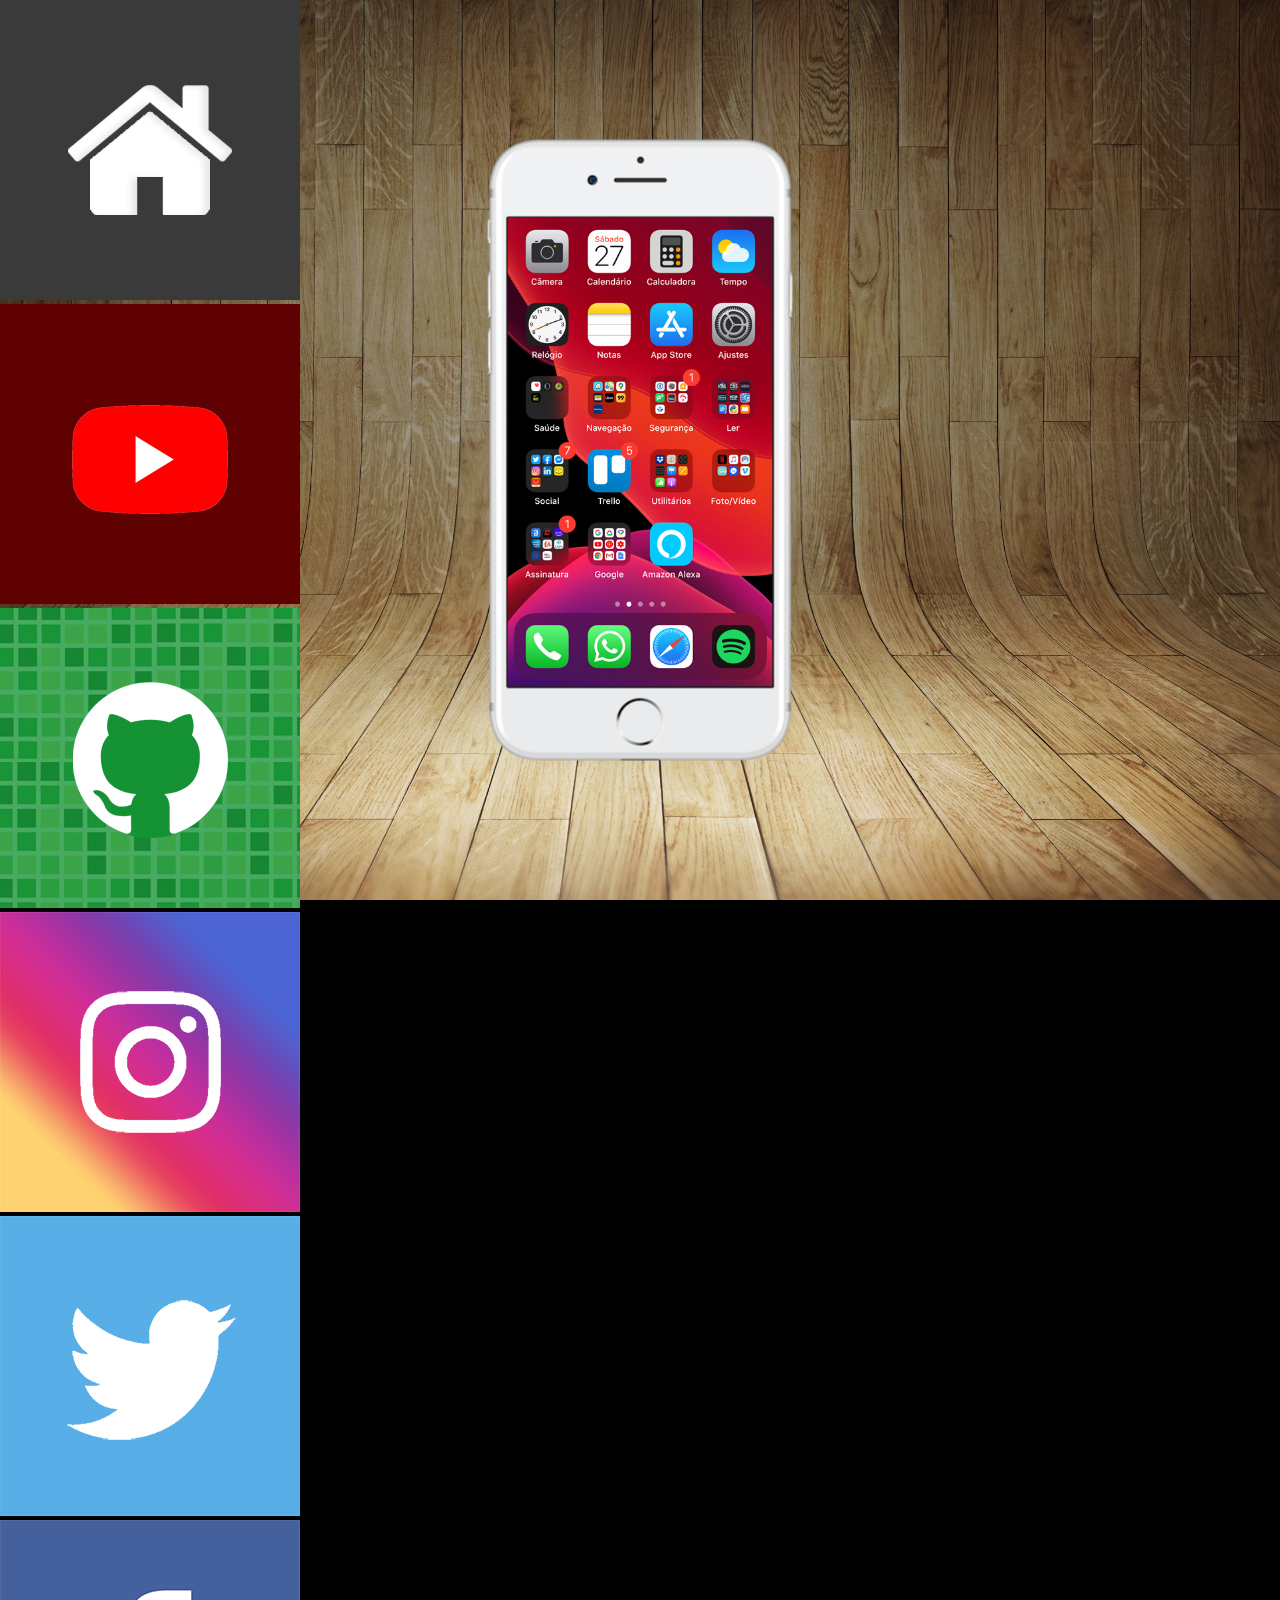
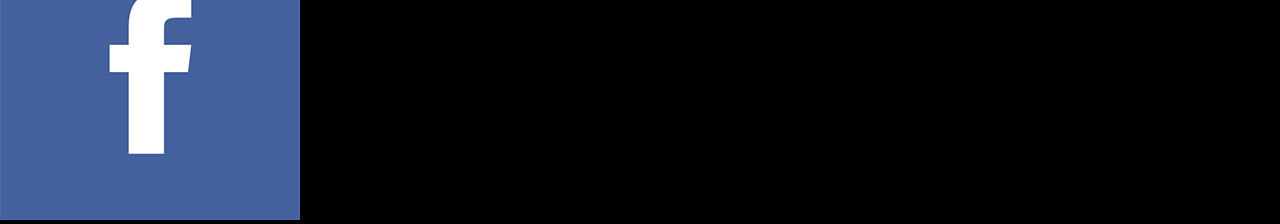
<file: index.html>
<!DOCTYPE html>
<html lang="pt-br">
<head>
    <meta charset="UTF-8">
    <meta name="viewport" content="width=device-width, initial-scale=1.0">
    <link rel="stylesheet" href="estilos/style.css">
    <link rel="shortcut icon" href="favicon.ico" type="image/x-icon">
    <title>Projetos Redes Sociais</title>
</head>
<body>
    <main>
        <section id="telefone">
            <iframe src="home.html" name="tela" id='tela' frameborder="0"></iframe>
        </section>
        <section id="redes-sociais">
            <a href="home.html" target="tela"><img src="imagens/logo-home.jpg" alt="home"></a><br>
            <a href="youtube.html" target="tela"><img src="imagens/logo-youtube.jpg" alt="youtube"></a><br>
            <a href="github.html" target="tela"><img src="imagens/logo-github.jpg" alt="git hub"></a><br>
            <a href="instagram.html" target="tela"><img src="imagens/logo-instagram.jpg" alt="instagram"></a><br>
            <a href="twitter.html" target="tela"><img src="imagens/logo-twitter.jpg" alt="twiter"></a><br>
            <a href="facebook.html" target="tela"><img src="imagens/logo-facebook.jpg" alt="facebock"></a><br>
        </section>
    </main>
</body>
</html>
</file>
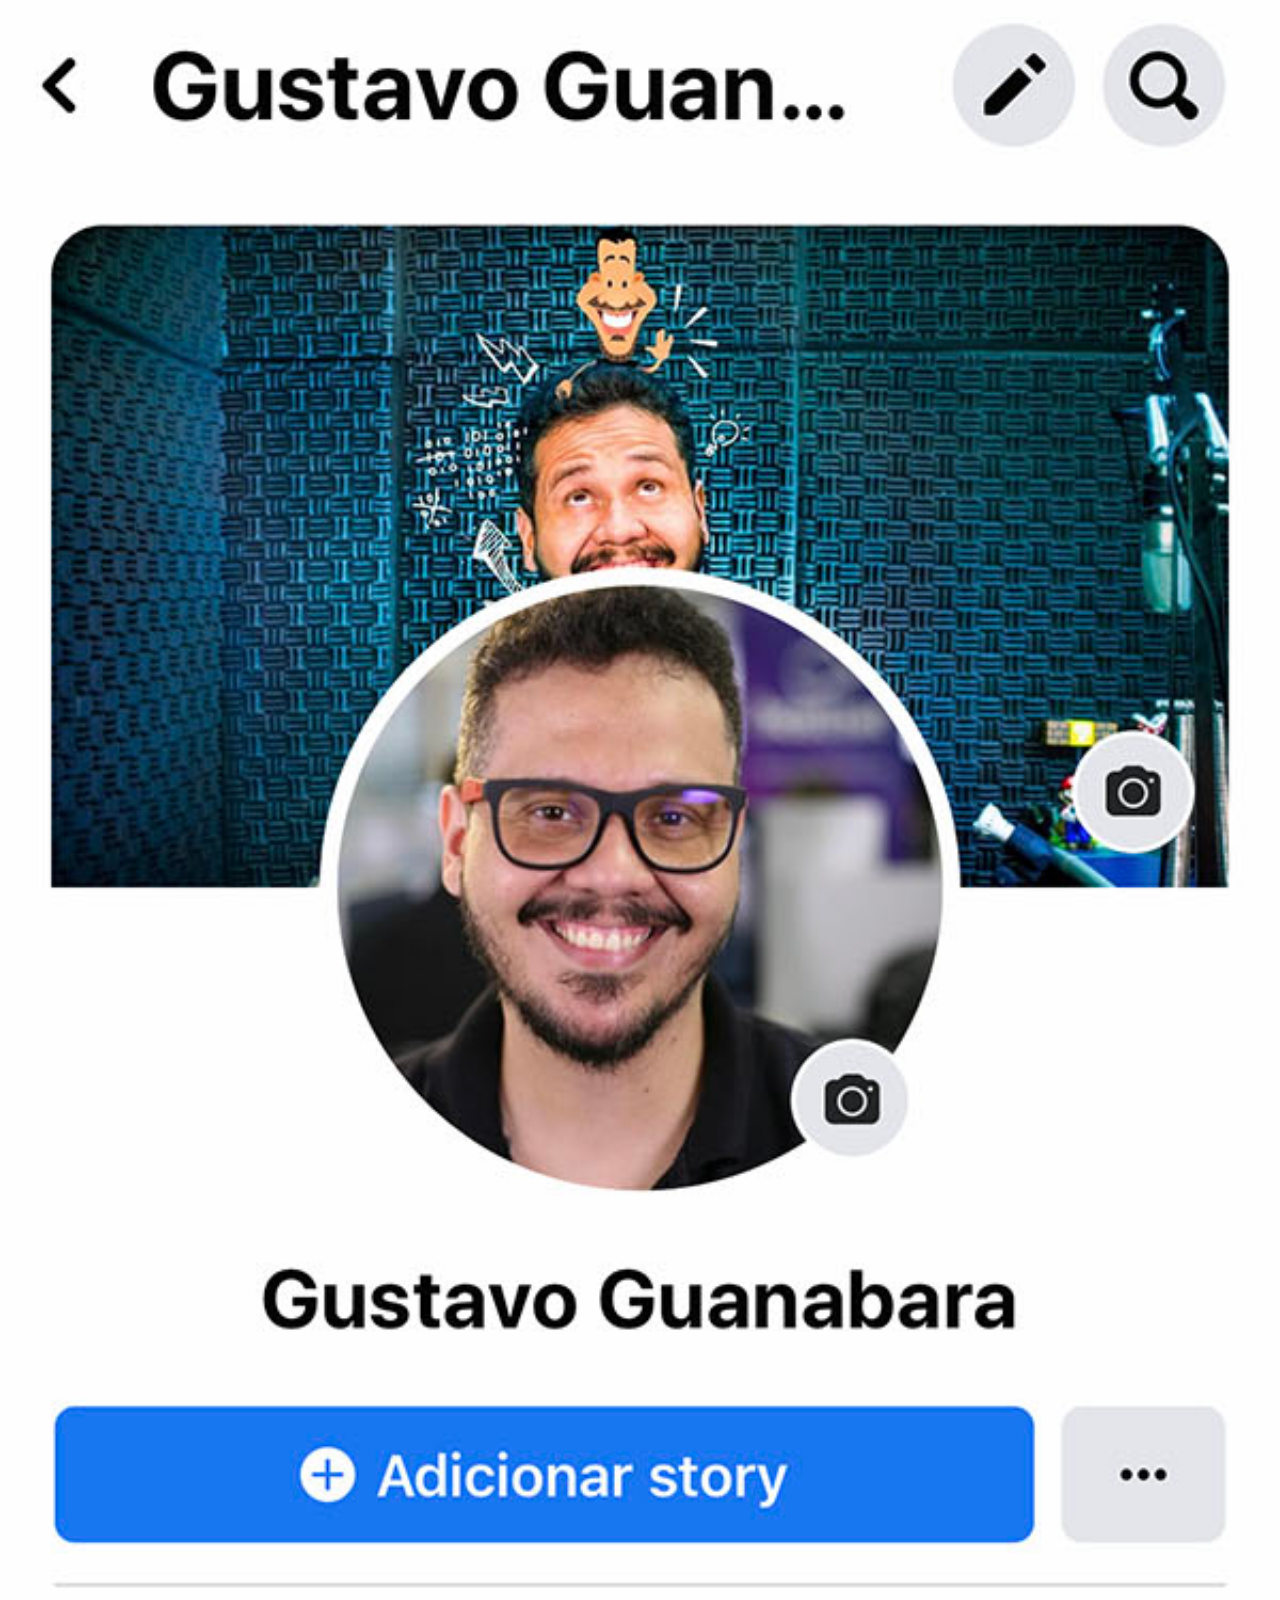
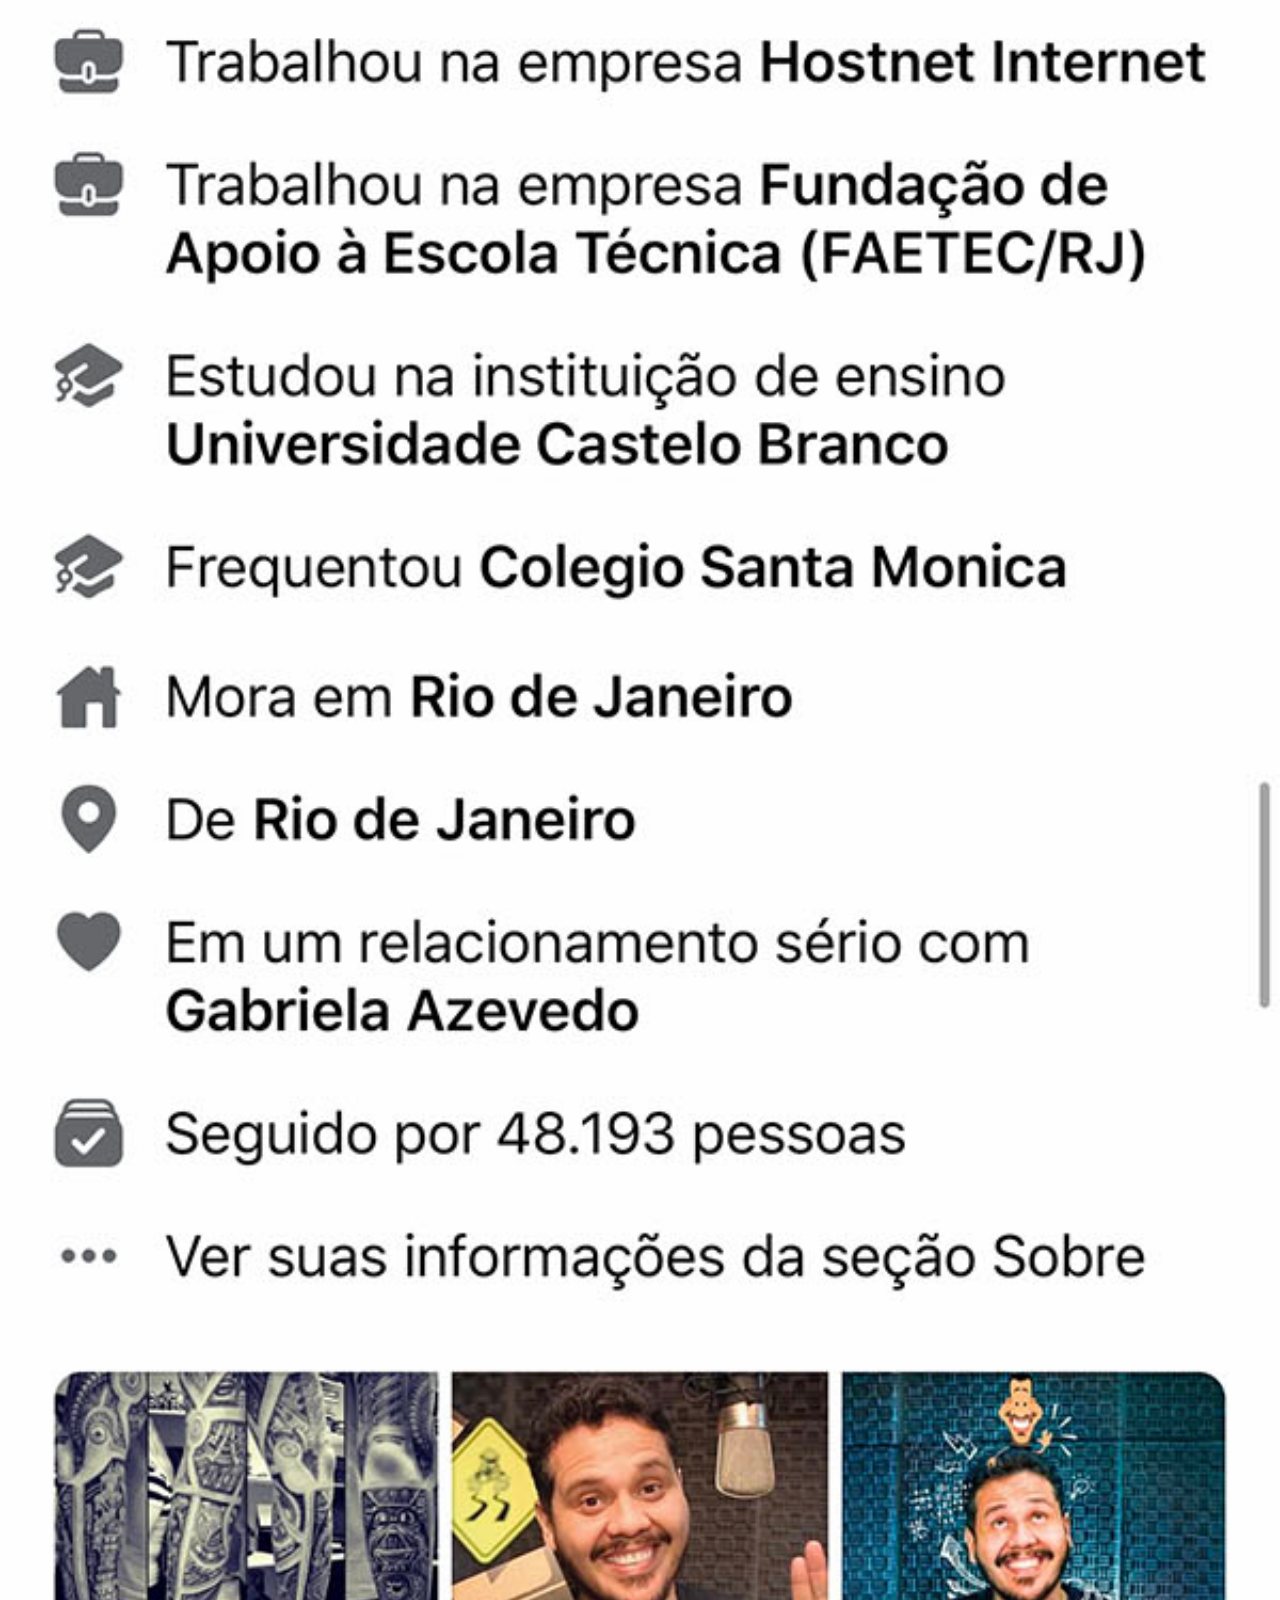
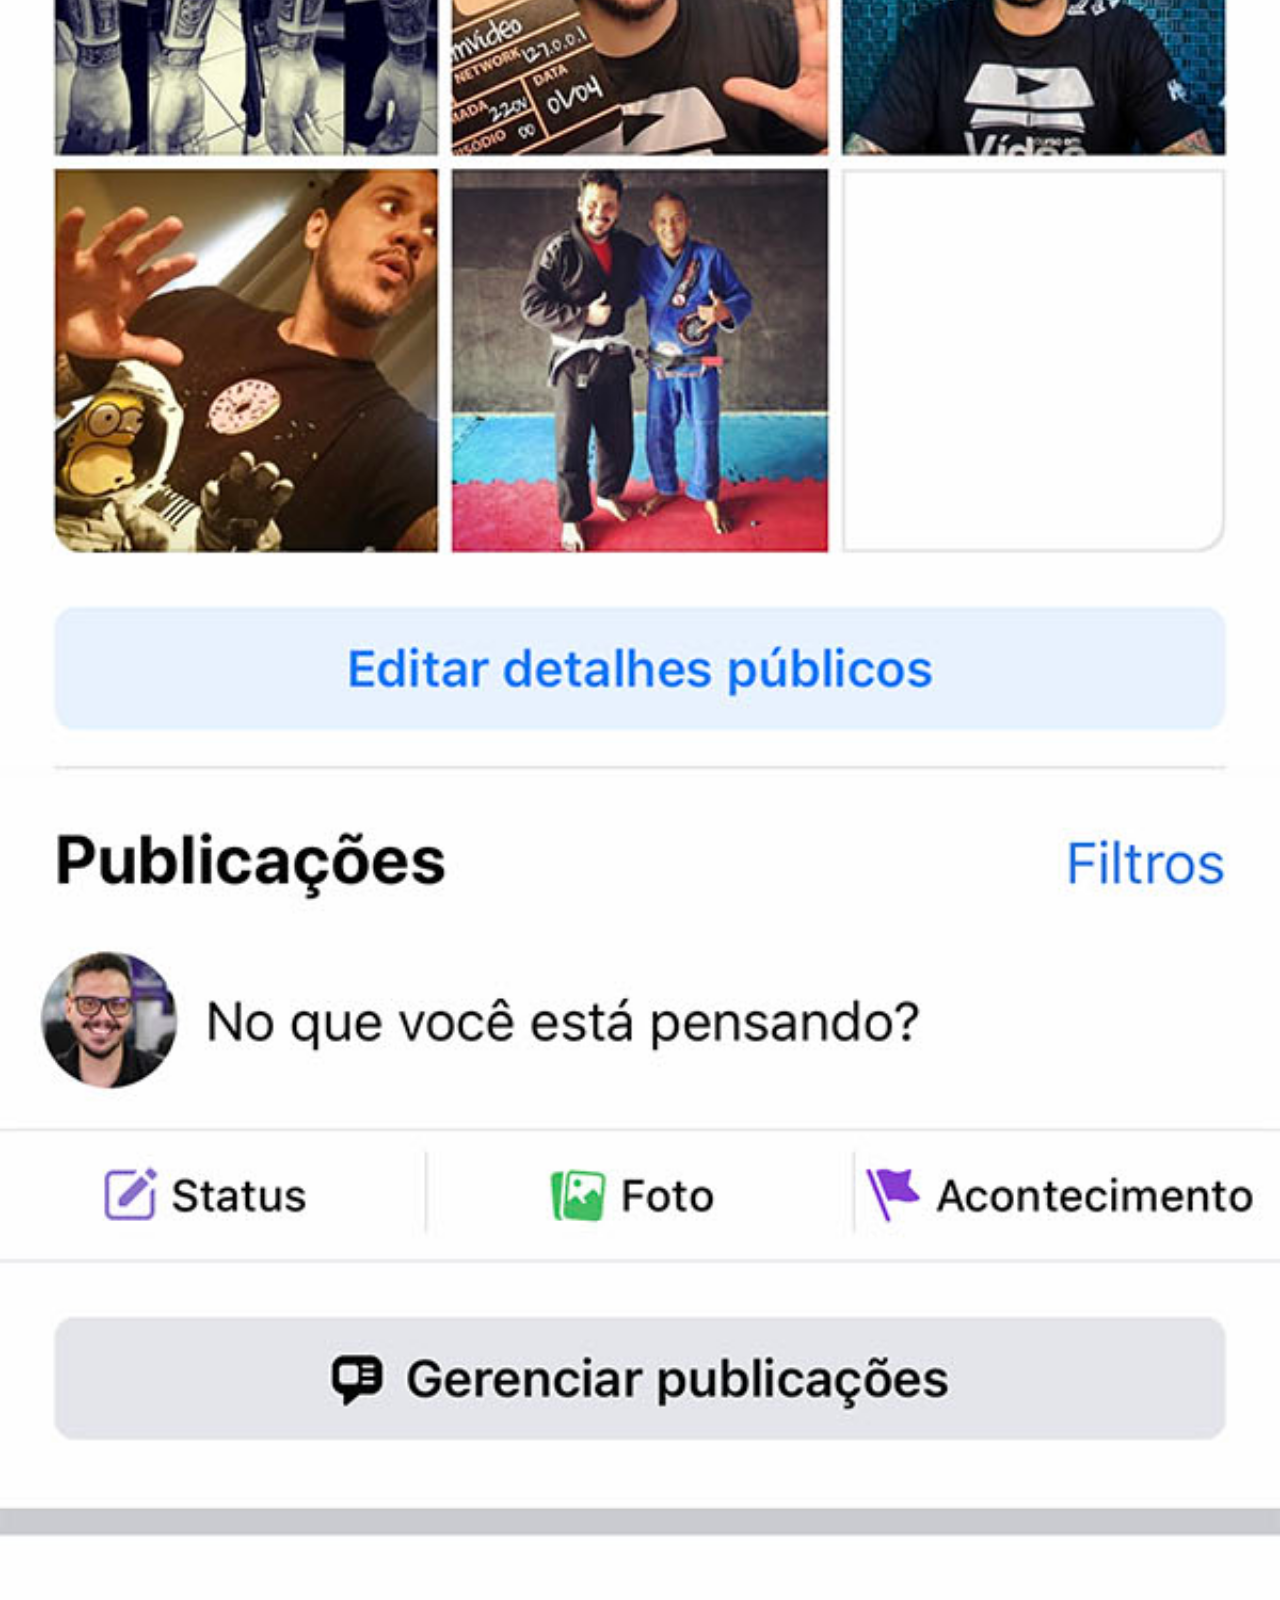
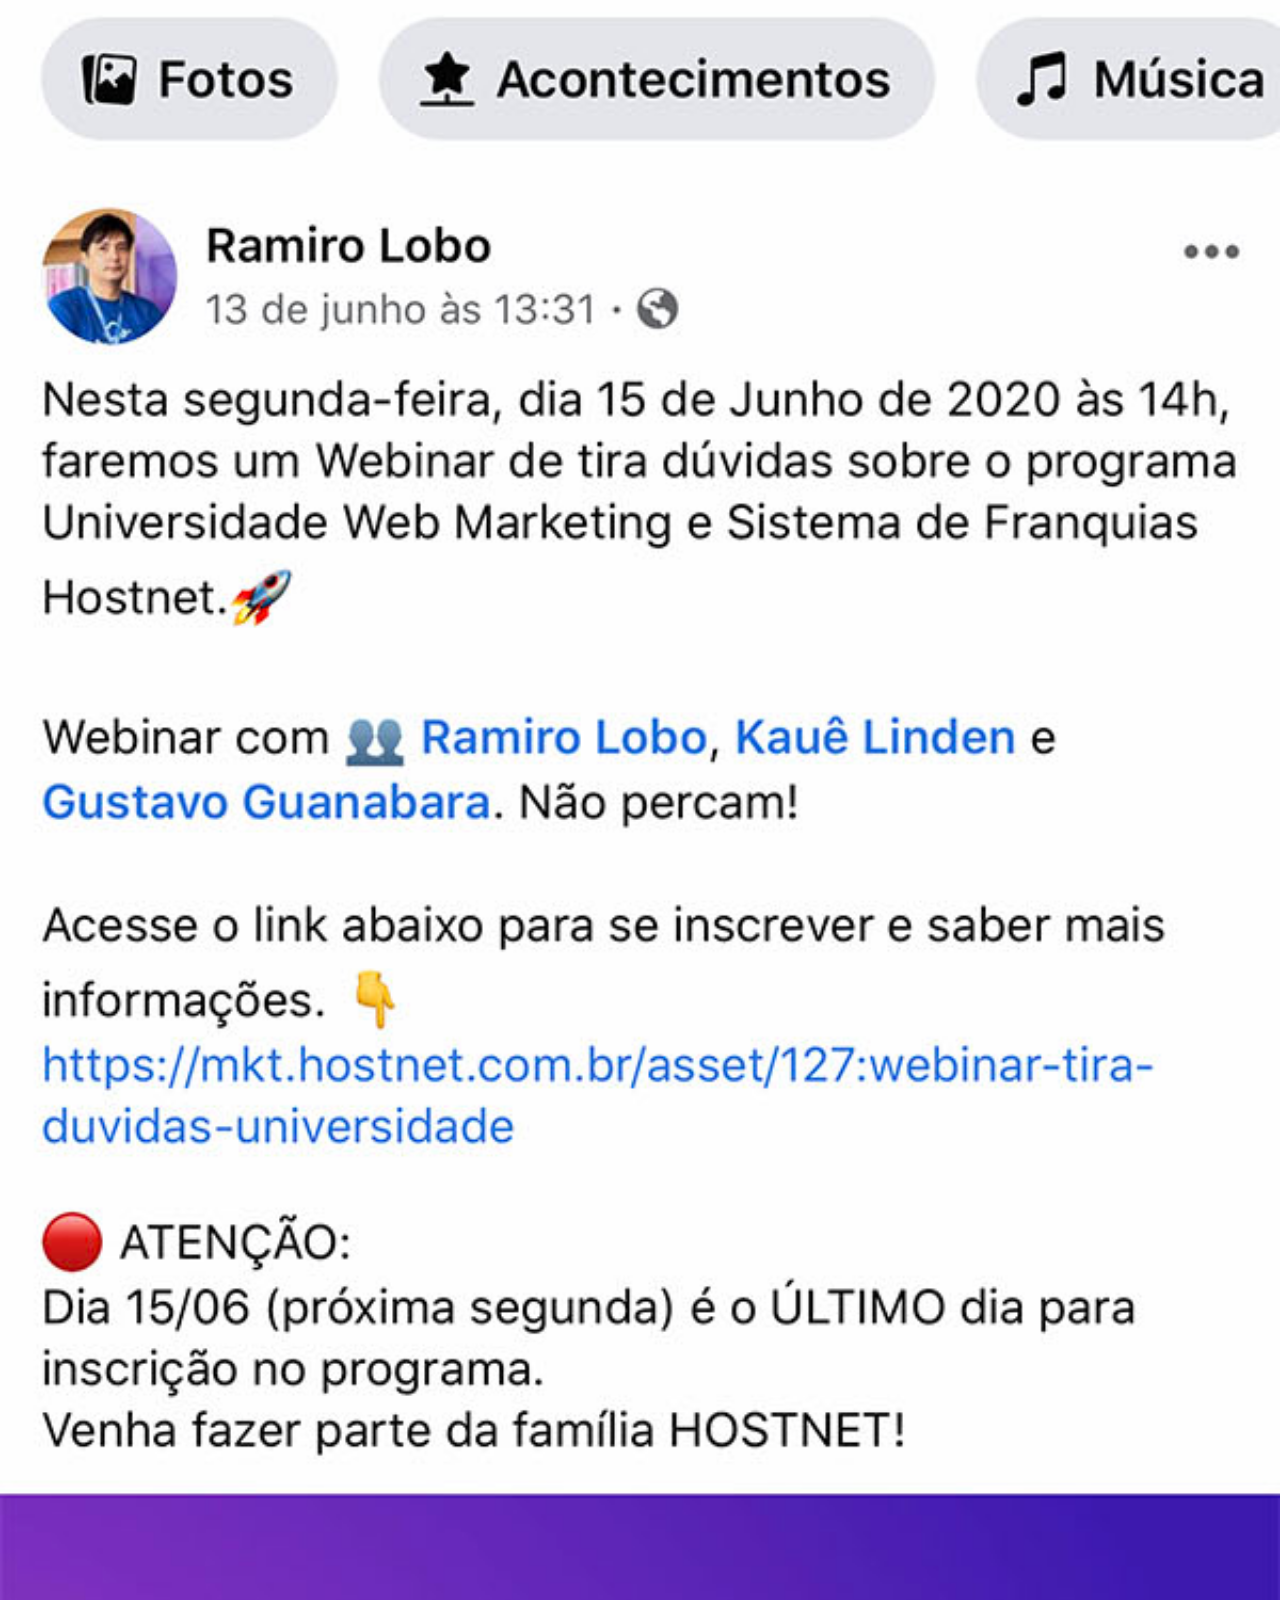
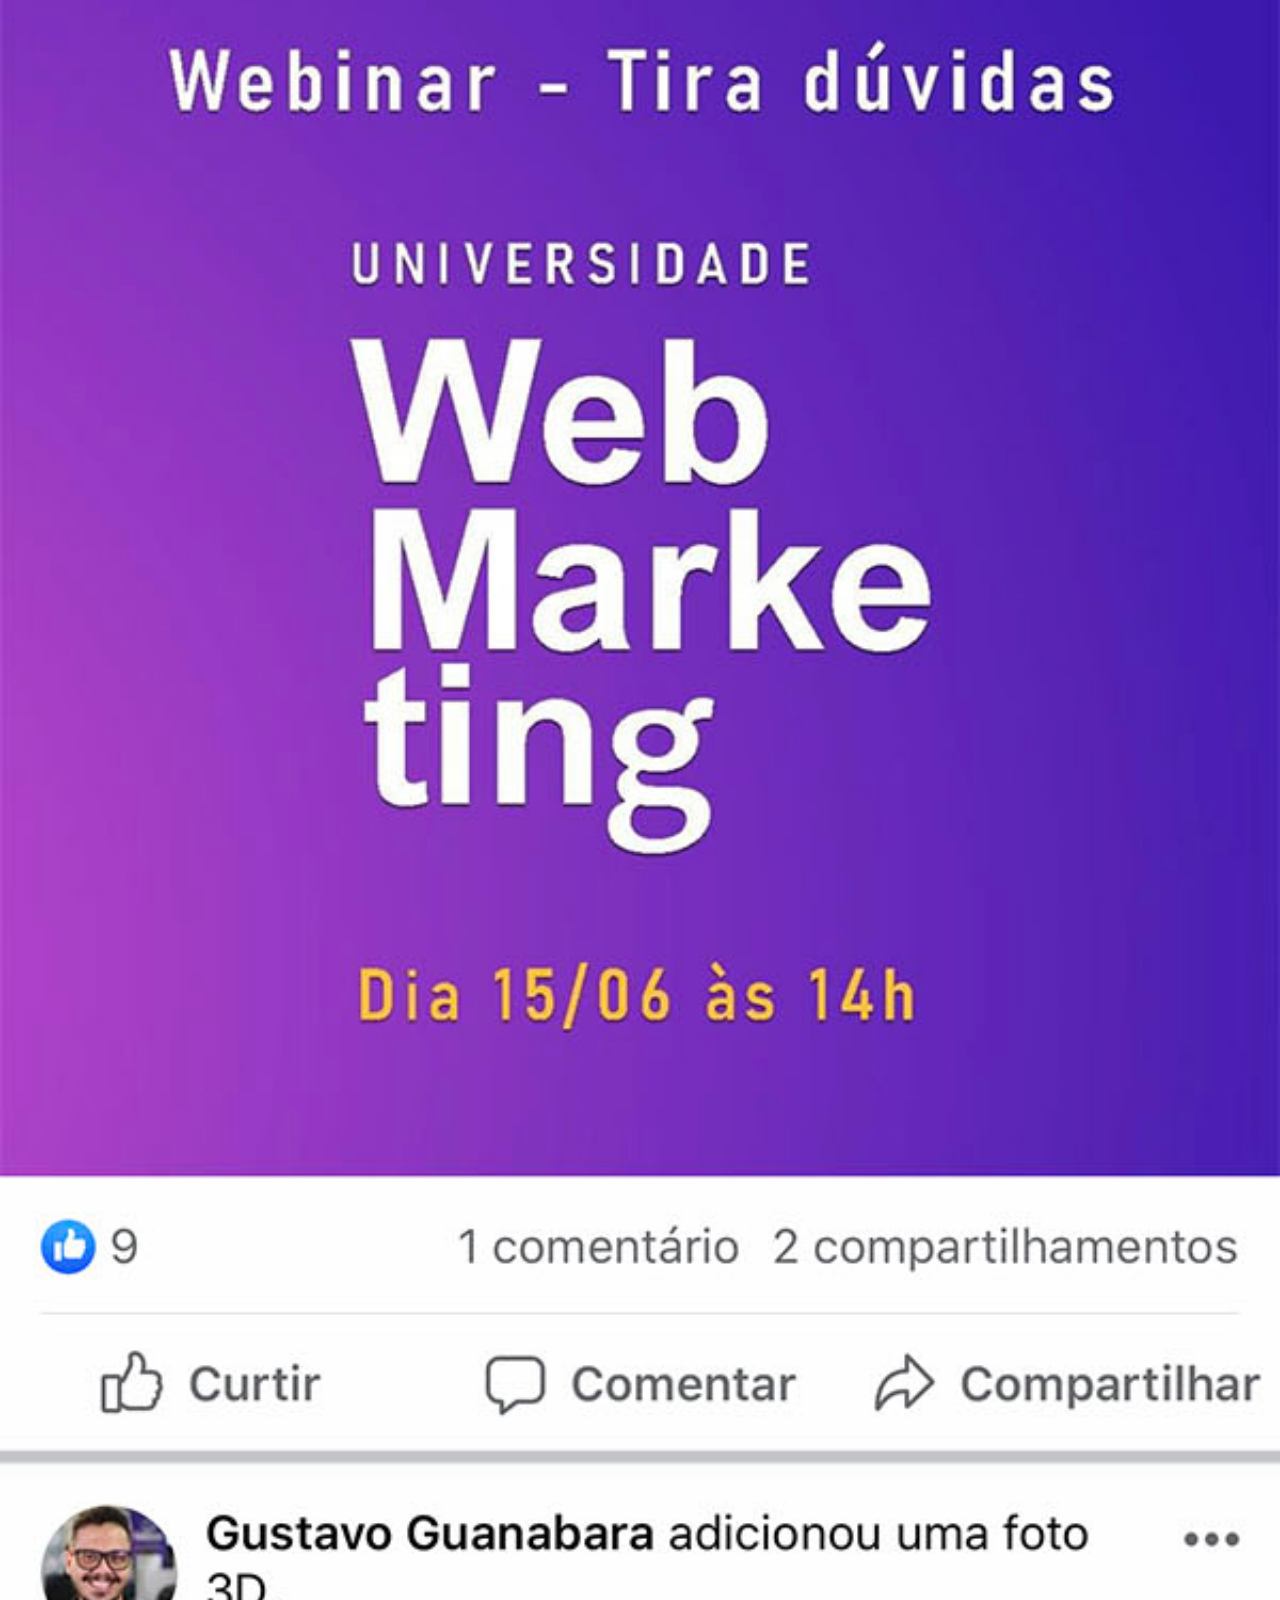
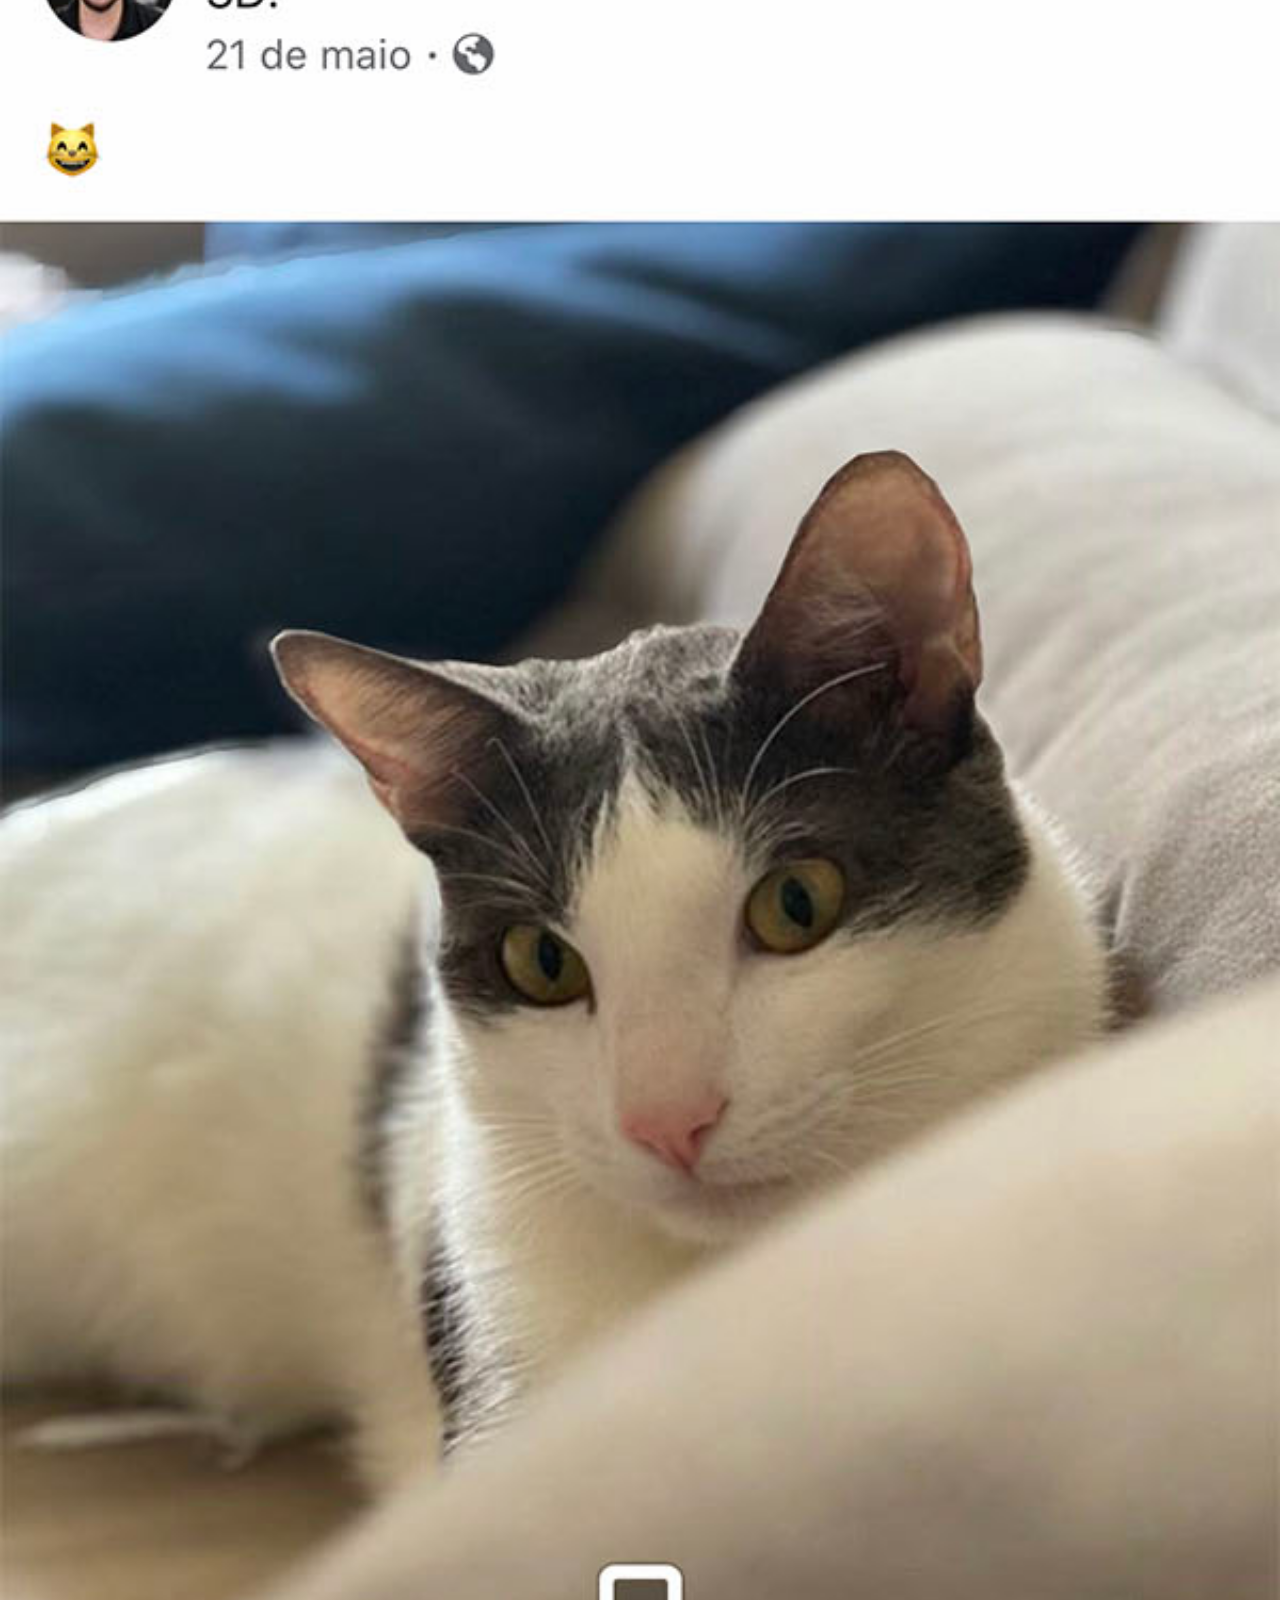
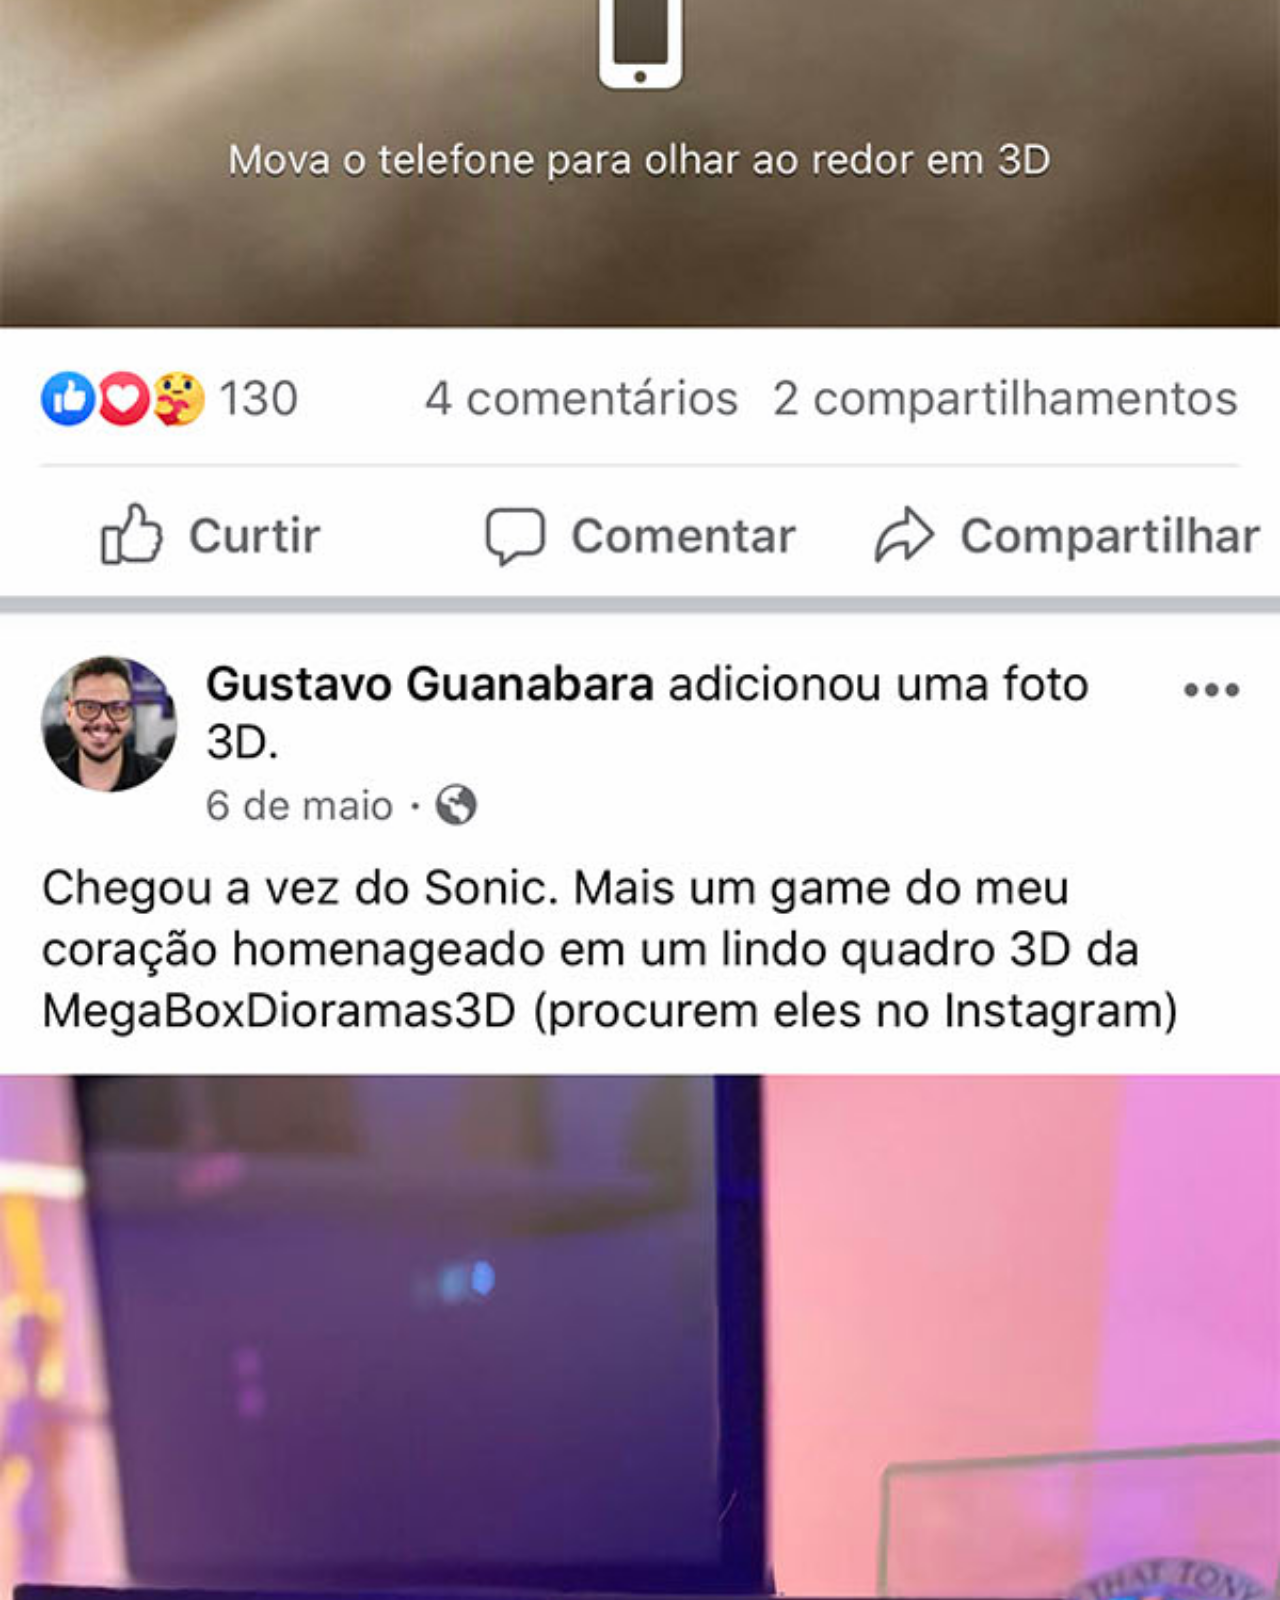
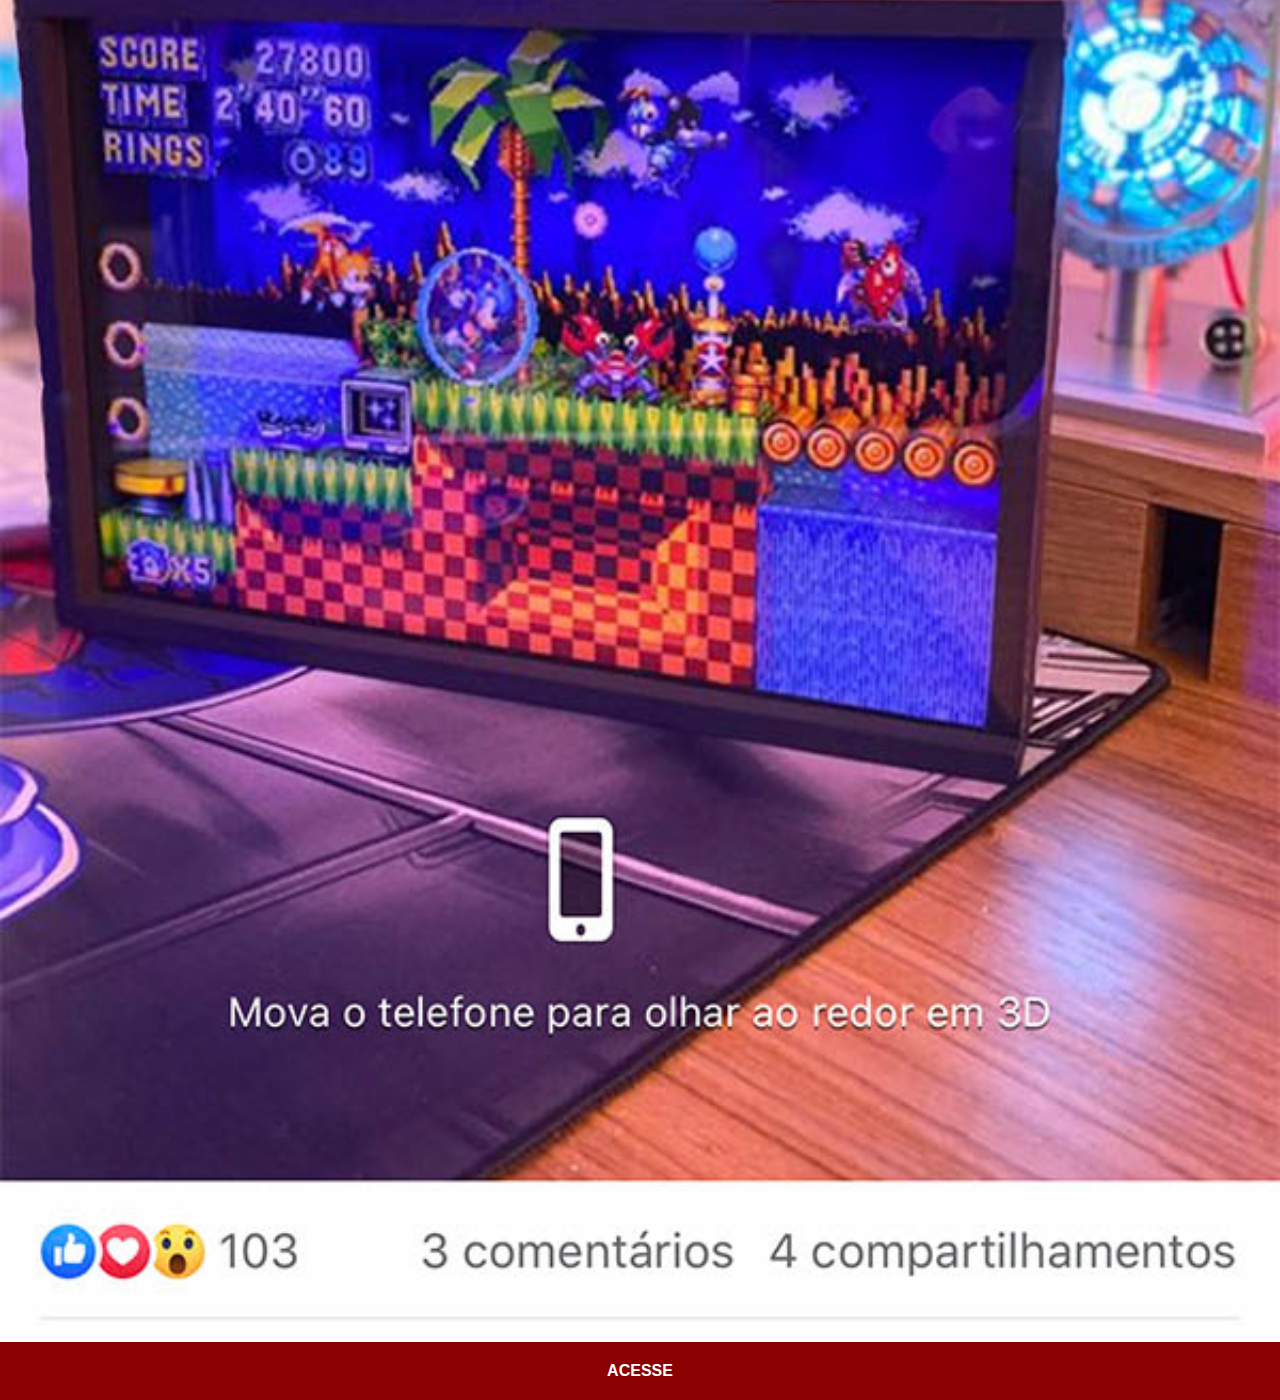
<file: facebook.html>
<!DOCTYPE html>
<html lang="pt-br">
<head>
    <meta charset="UTF-8">
    <meta name="viewport" content="width=device-width, initial-scale=1.0">
    <title>facebook</title>
    <link rel="stylesheet" href="estilos/social.css">
</head>
<body>
    <img src="imagens/tela-facebook.jpg" alt="facebock">
    <a href="https://www.facebook.com/gustavoguanabara/" target="_blank">ACESSE</a>
</body>
</html>
</file>
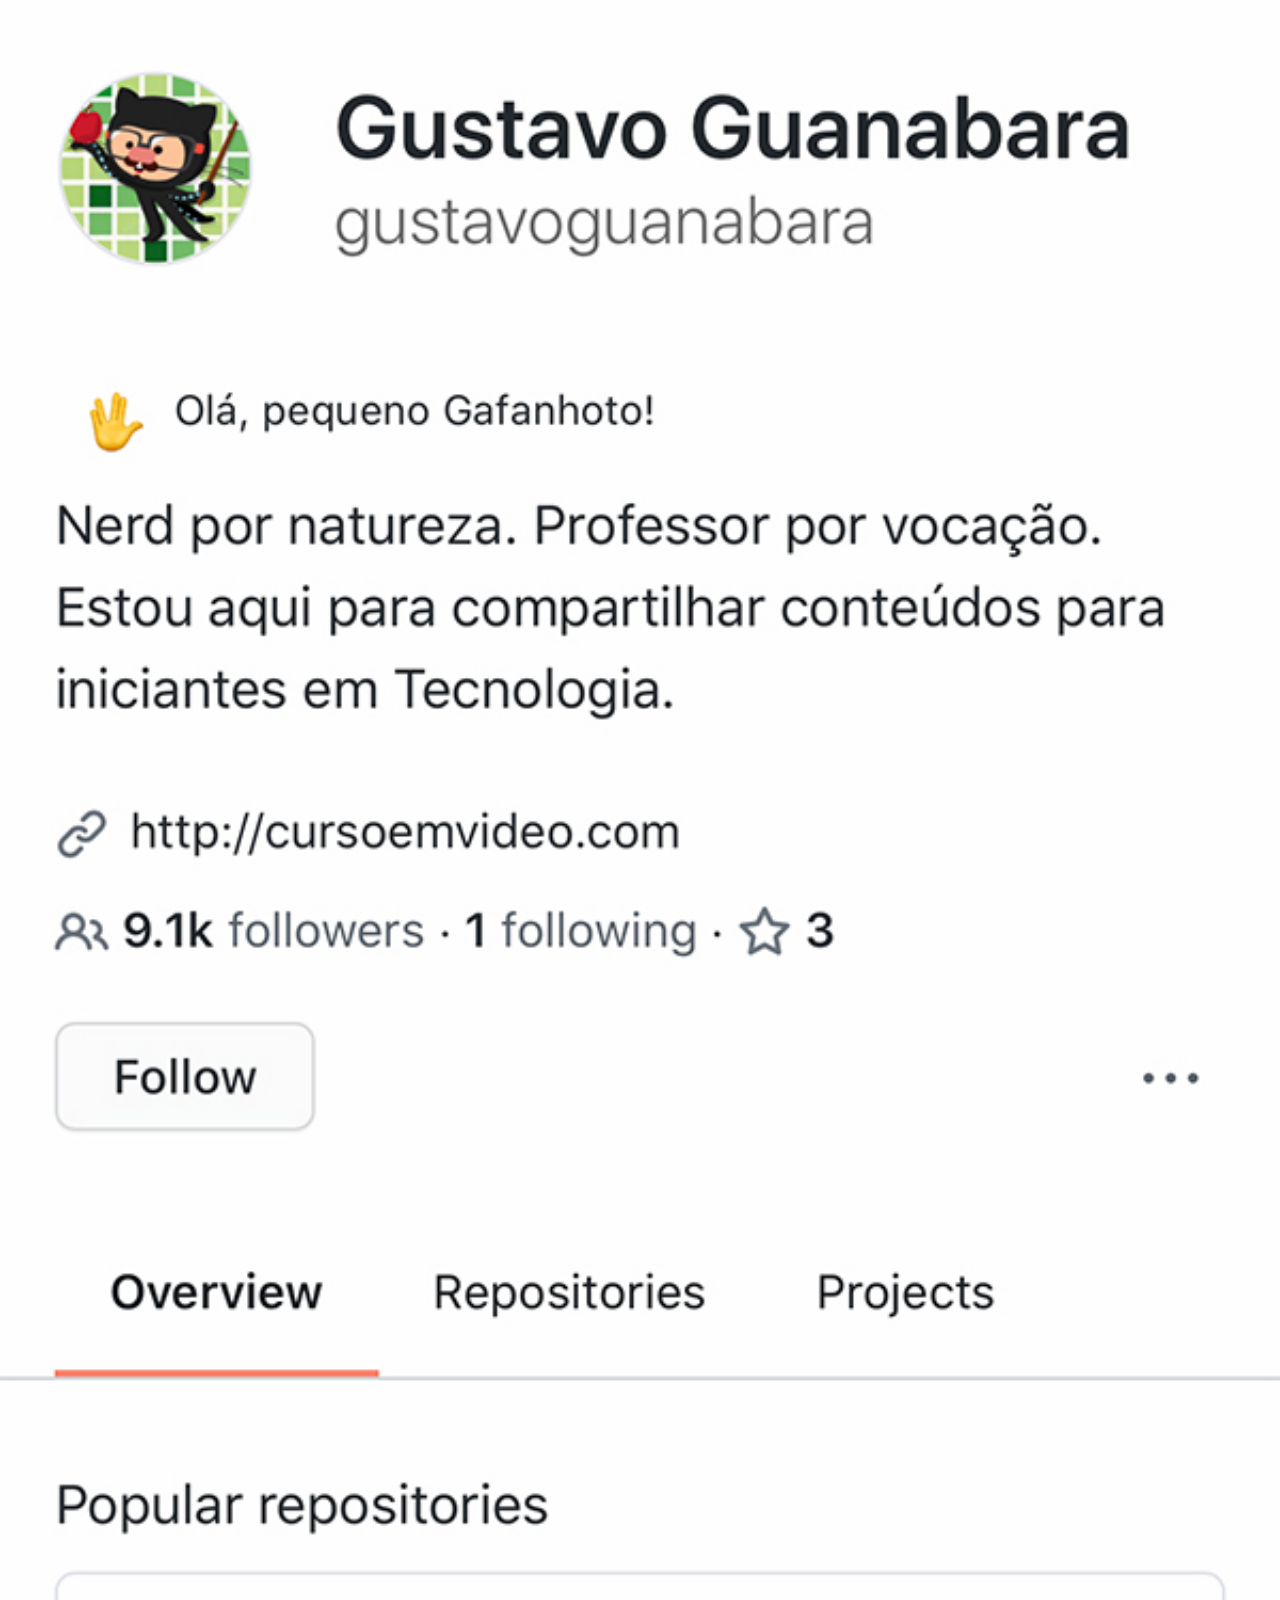
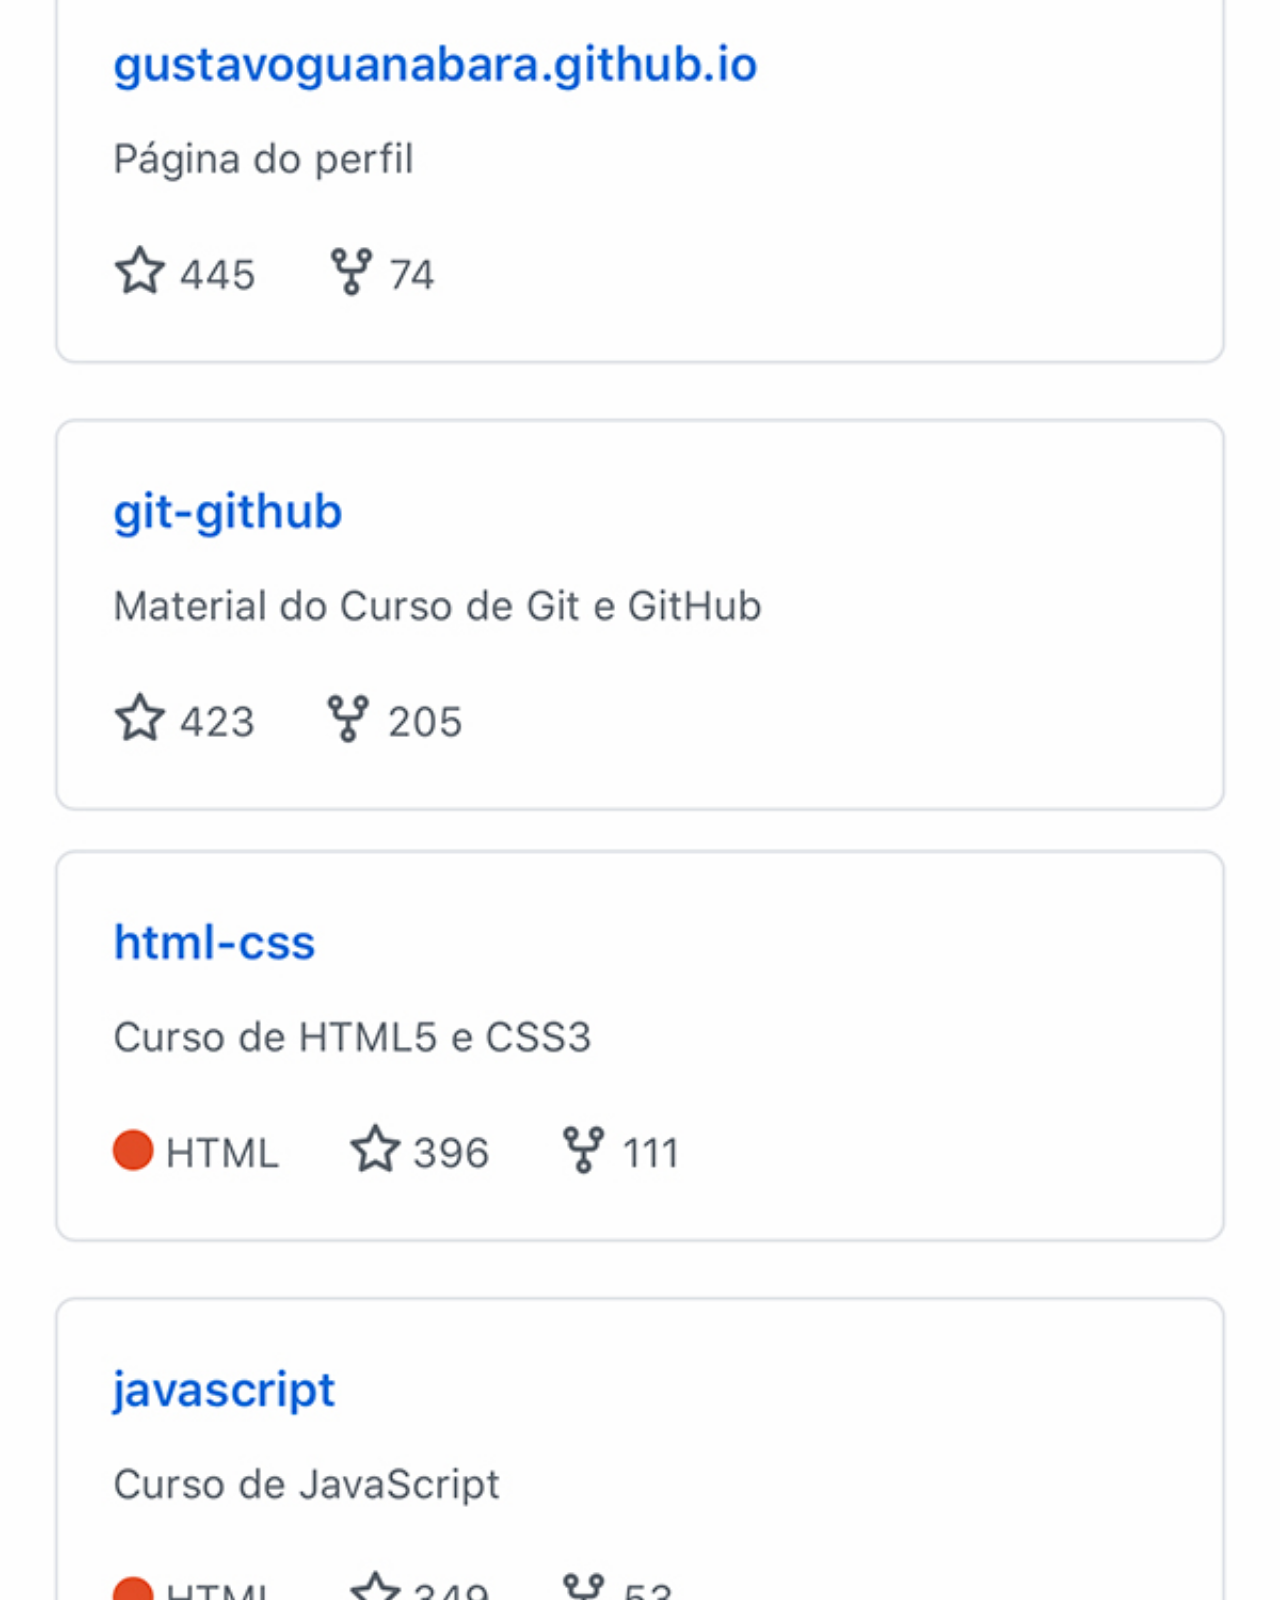
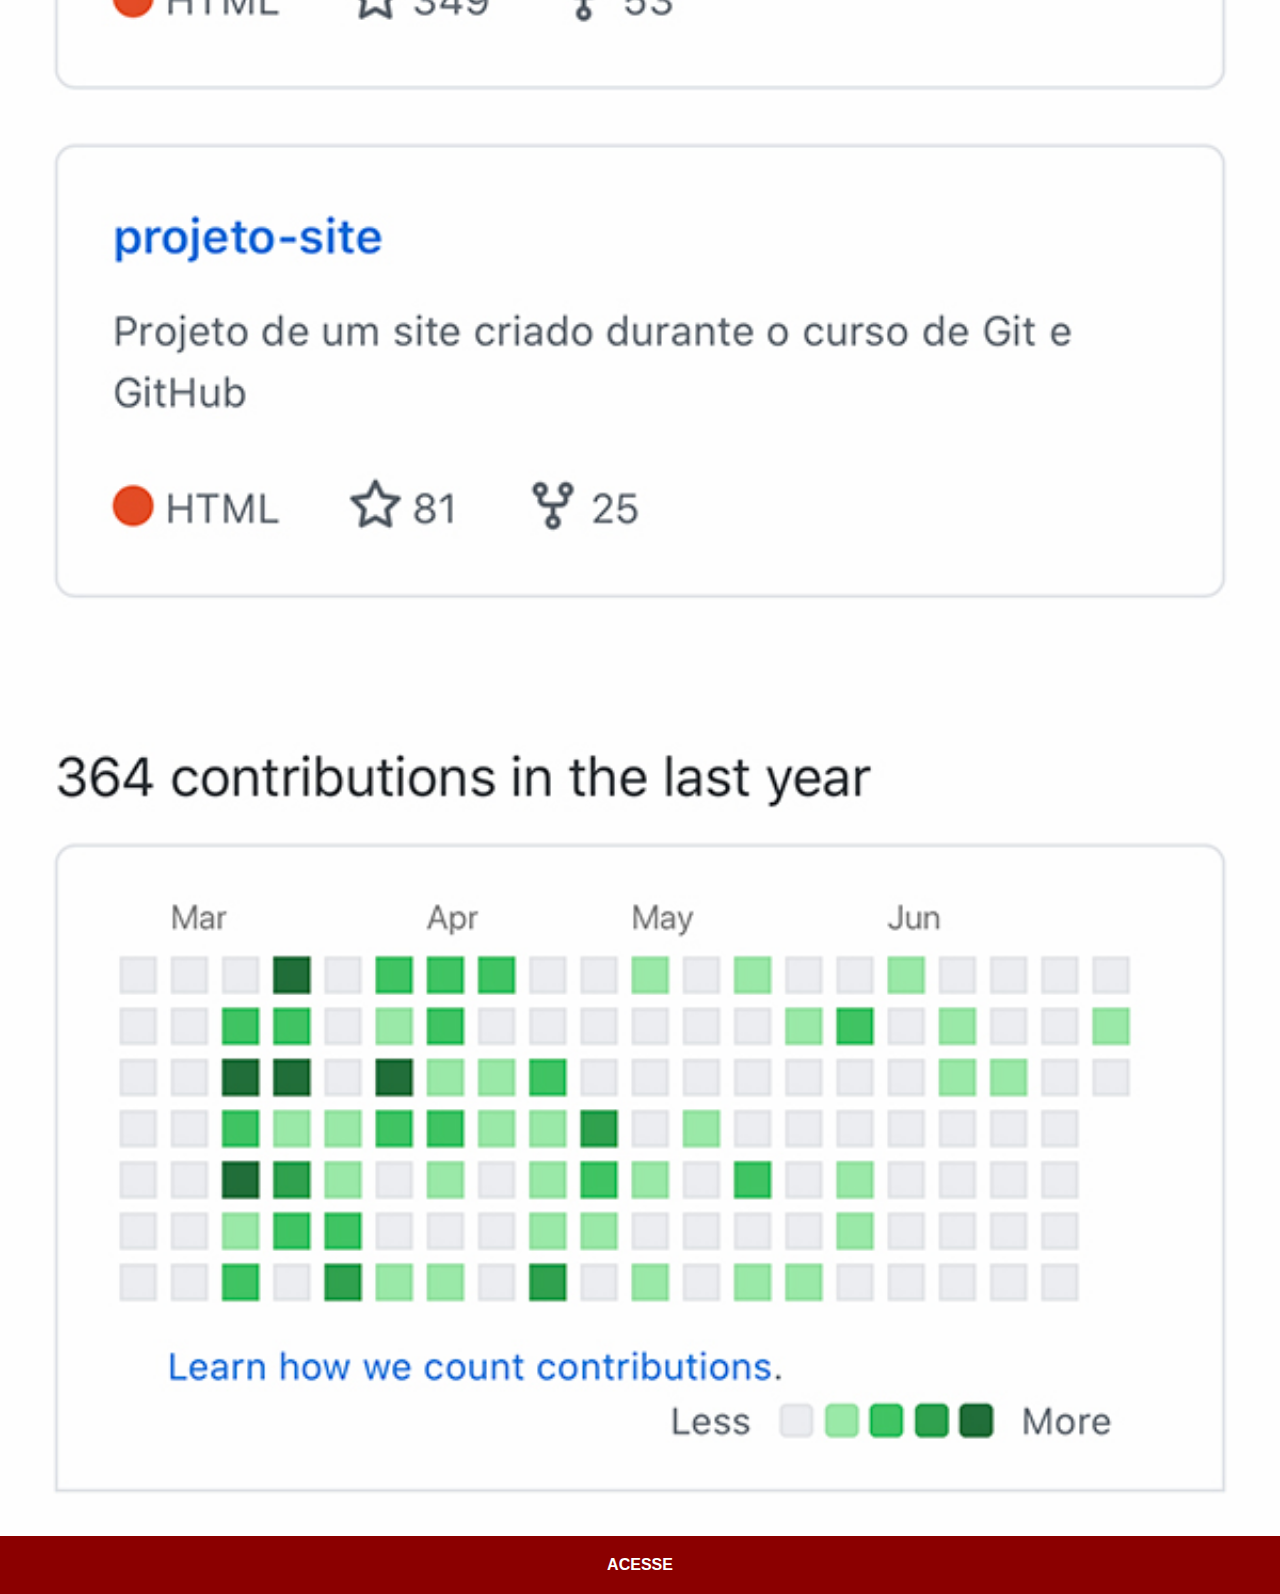
<file: github.html>
<!DOCTYPE html>
<html lang="pt-br">
<head>
    <meta charset="UTF-8">
    <meta name="viewport" content="width=device-width, initial-scale=1.0">
    <title>GitHub</title>
    <link rel="stylesheet" href="estilos/social.css">
</head>
<body>
    <img src="imagens/tela-github.jpg" alt="GitHub">
    <a href="https://gustavoguanabara.github.io/" target="_blank">ACESSE</a>
</body>
</html>
</file>
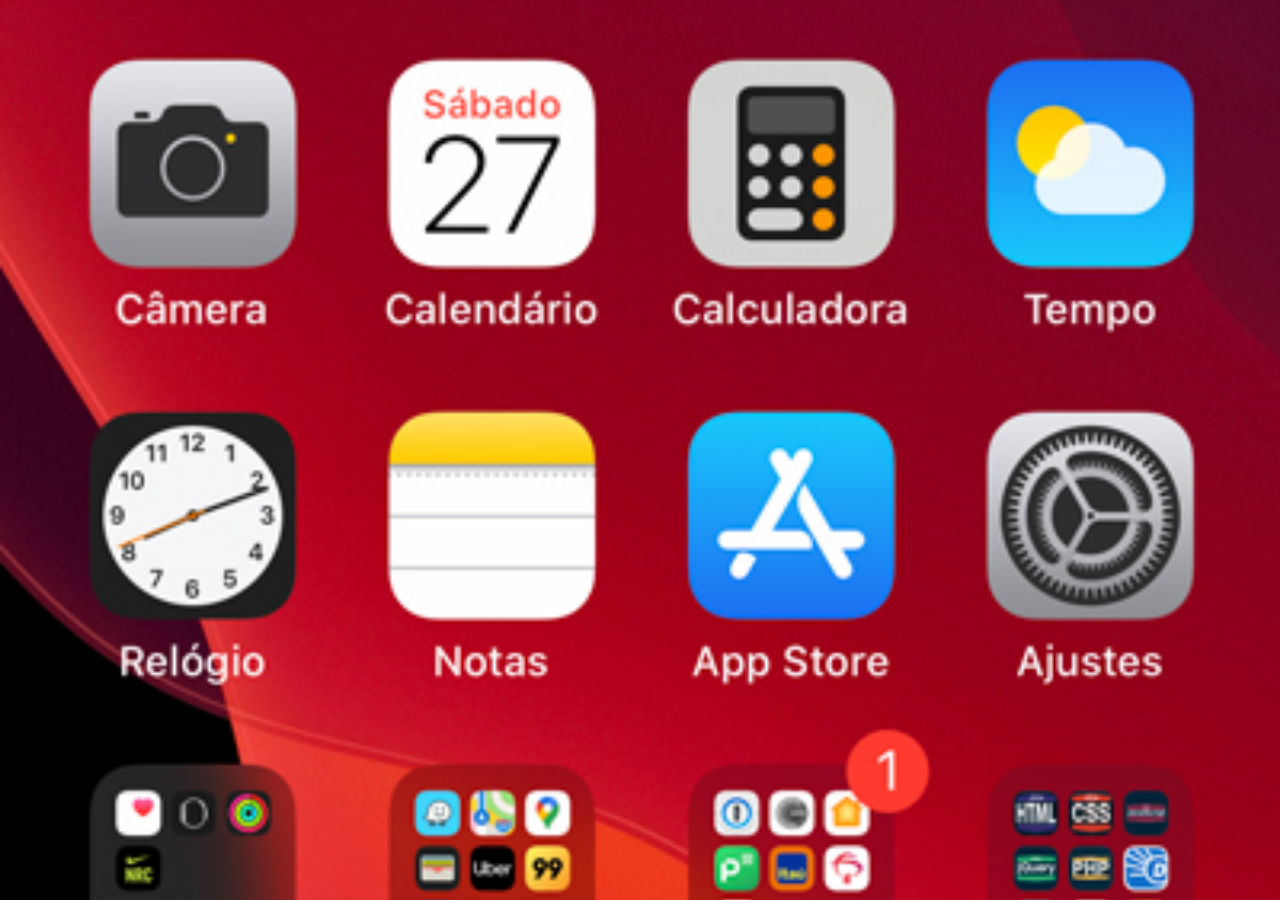
<file: home.html>
<!DOCTYPE html>
<html lang="pt-br">
<head>
    <meta charset="UTF-8">
    <meta name="viewport" content="width=device-width, initial-scale=1.0">
    <title>home</title>
    <style>
        *{
            margin: 0px;
            padding: 0px;
        }
        body{
            width: 100vw;
            height: 100vh;
            background-color: black;
            background: url(imagens/tela-home.jpg) no-repeat top center;
            background-size: cover;
        }
    </style>
</head>
<body>
    
</body>
</html>
</file>
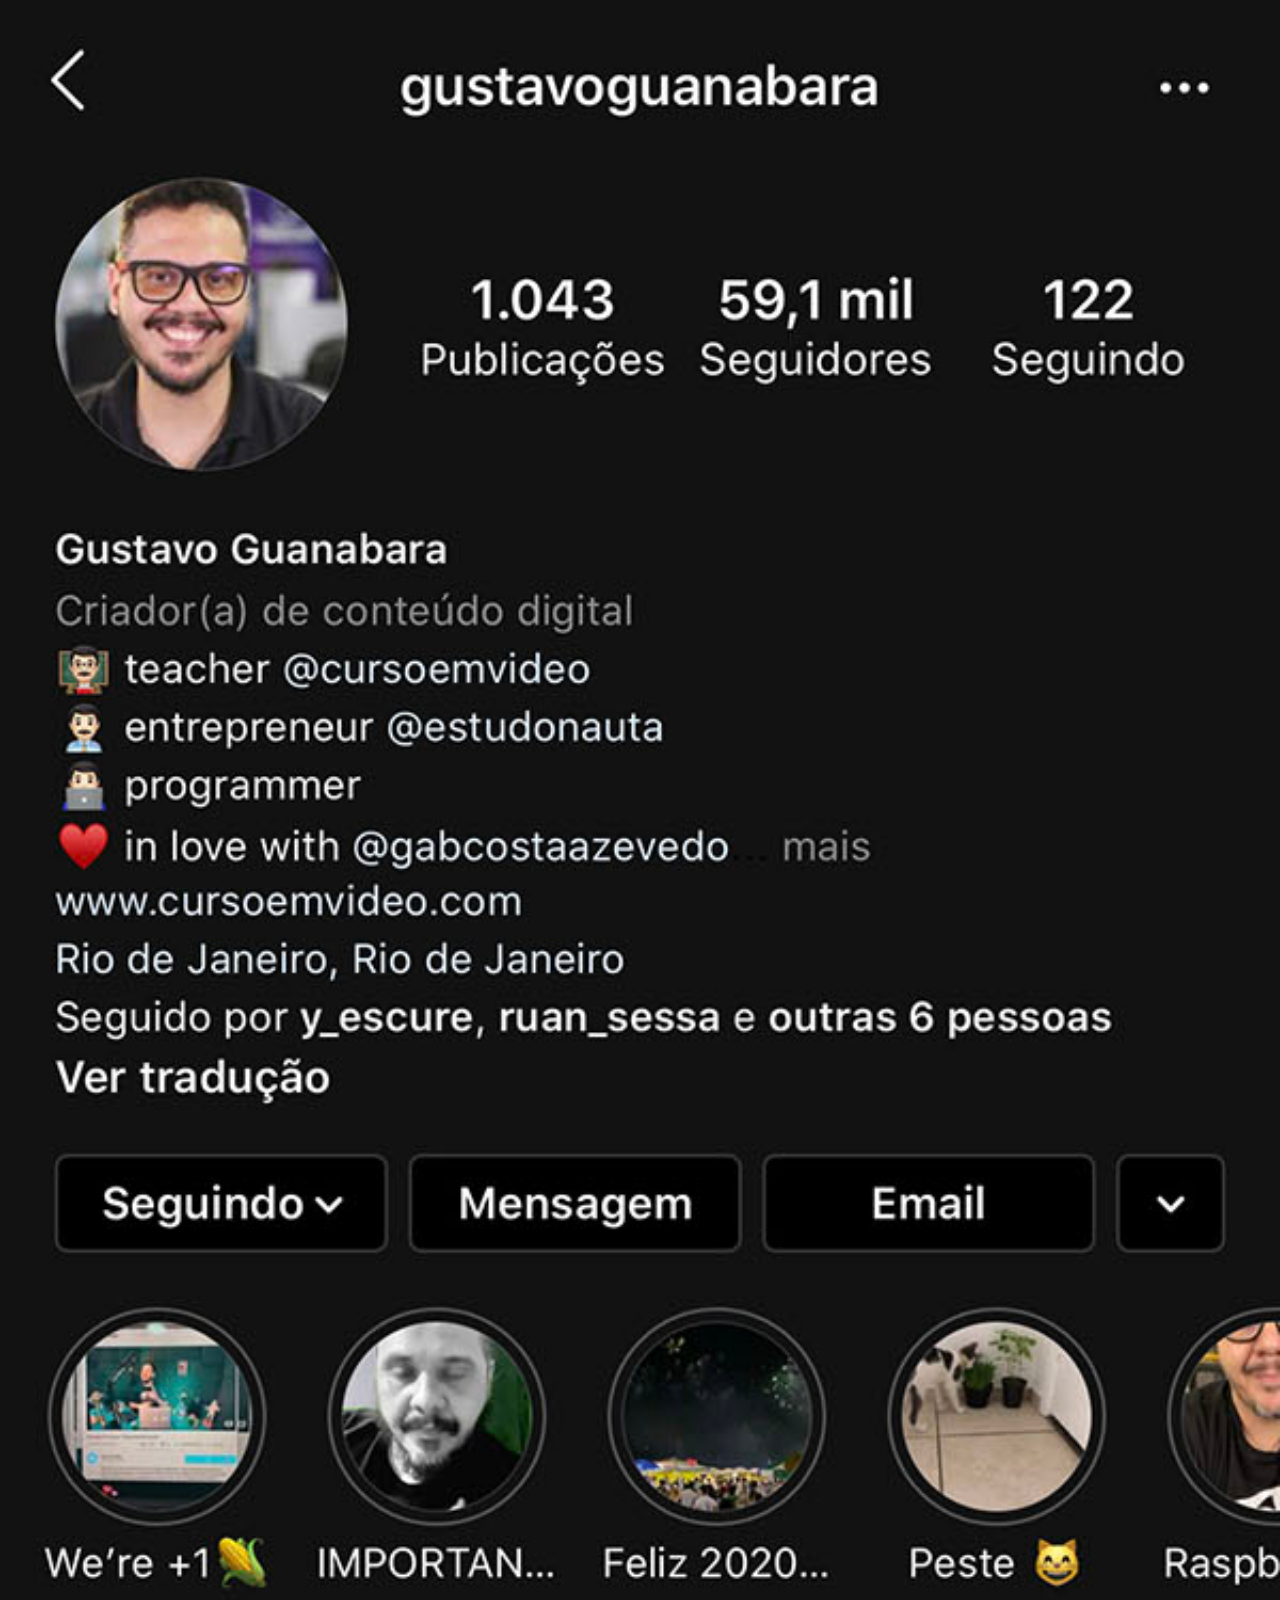
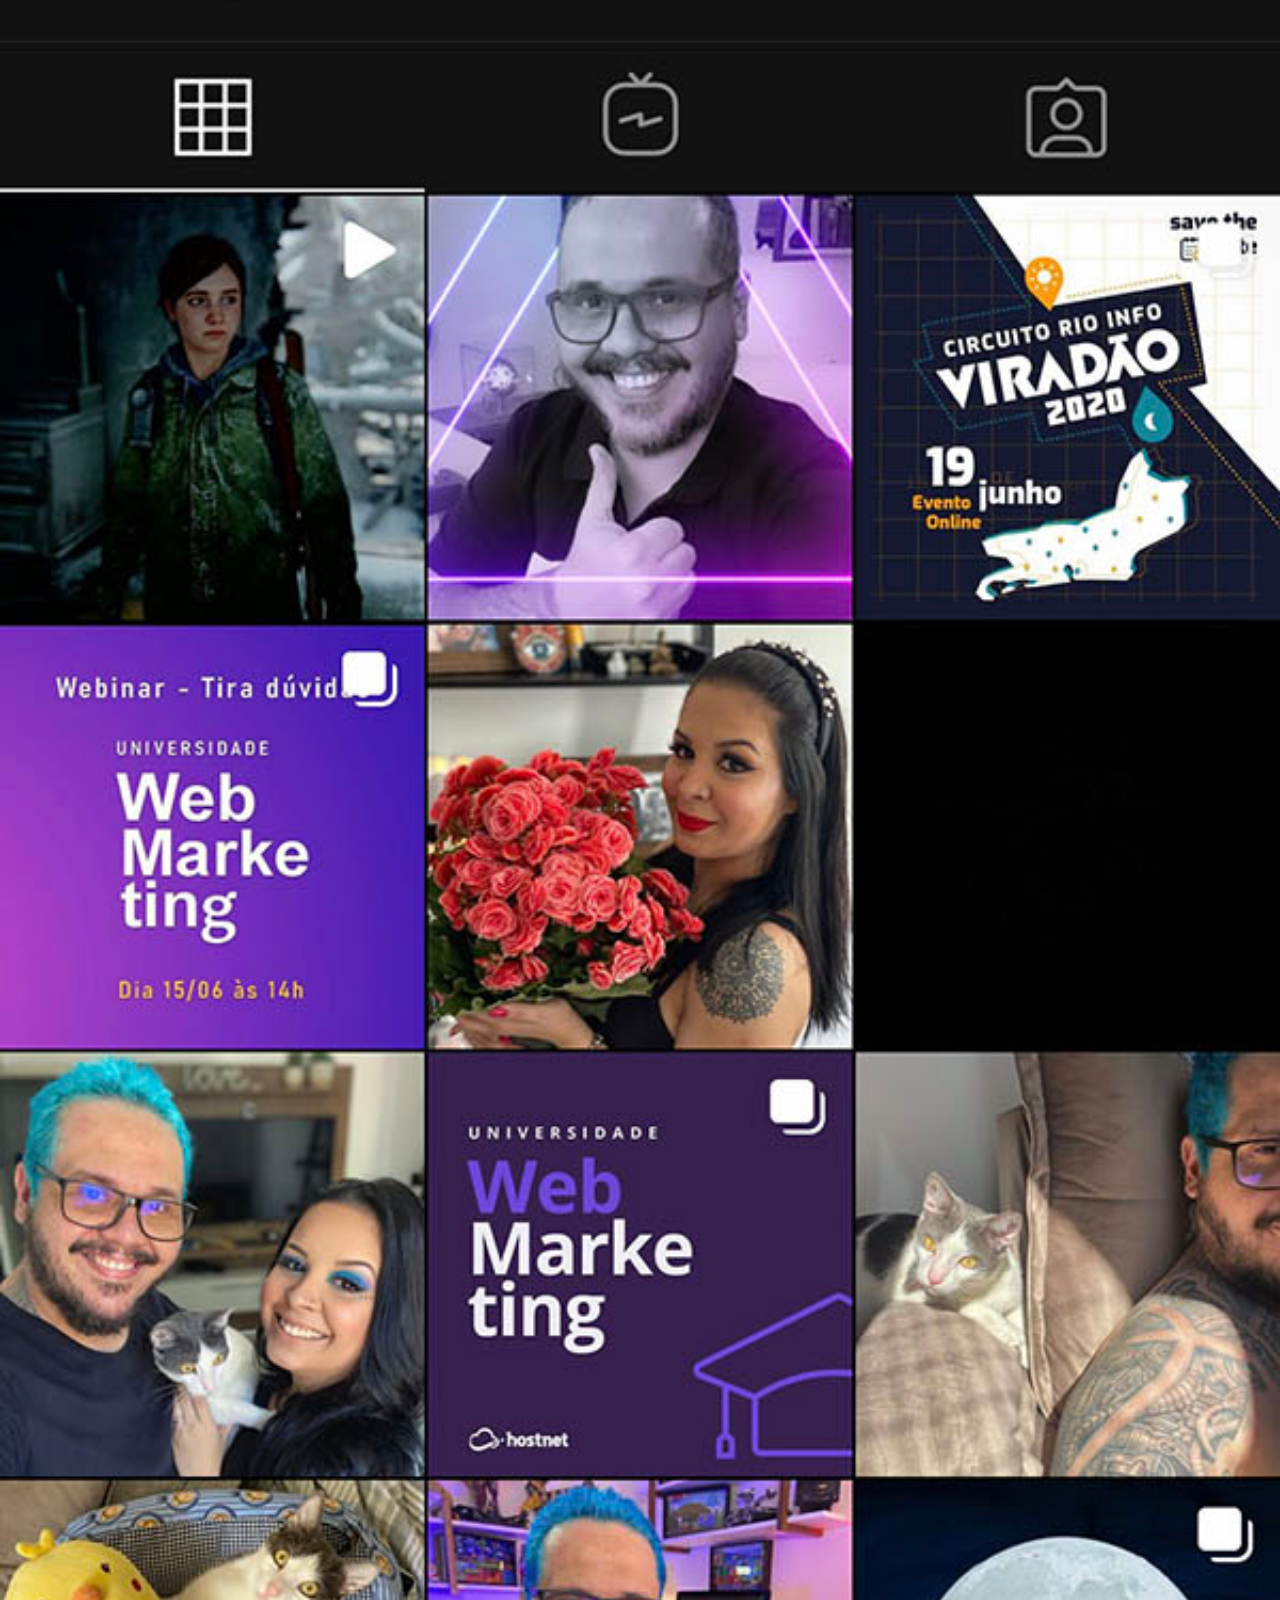
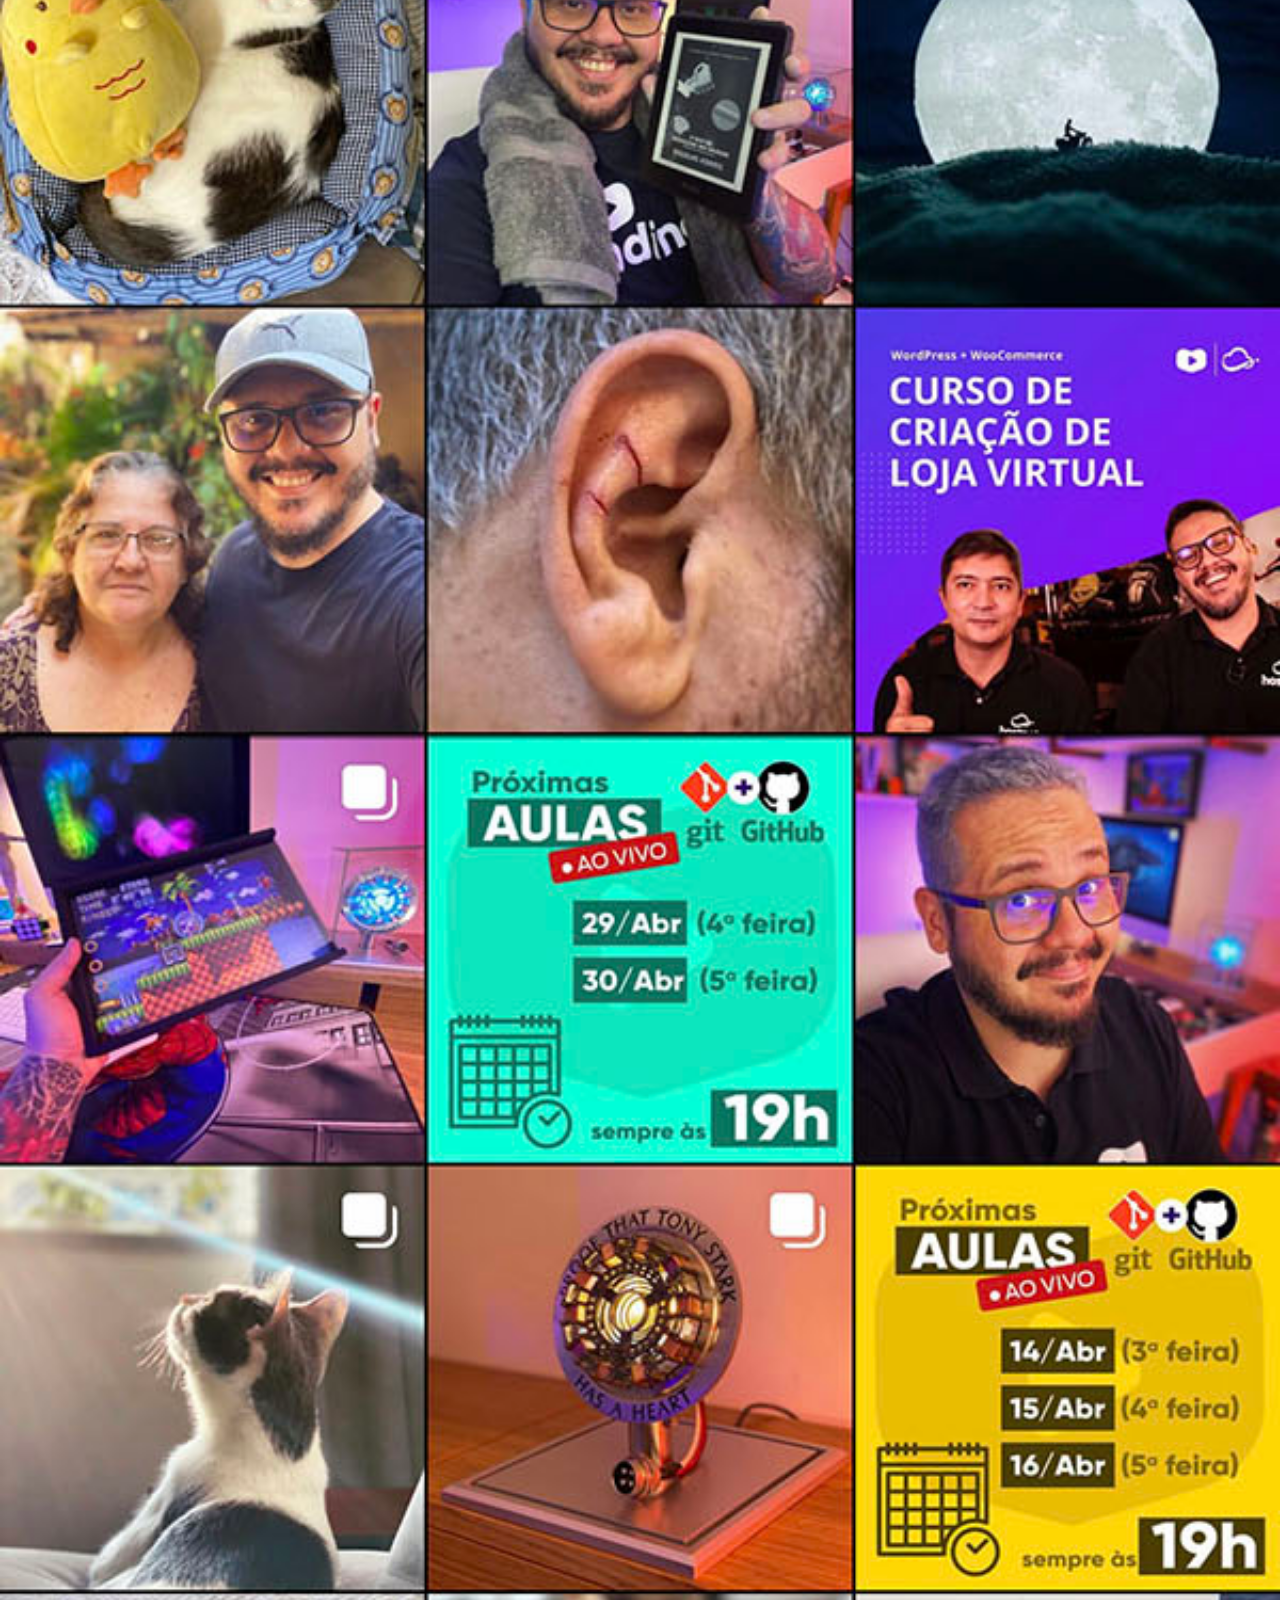
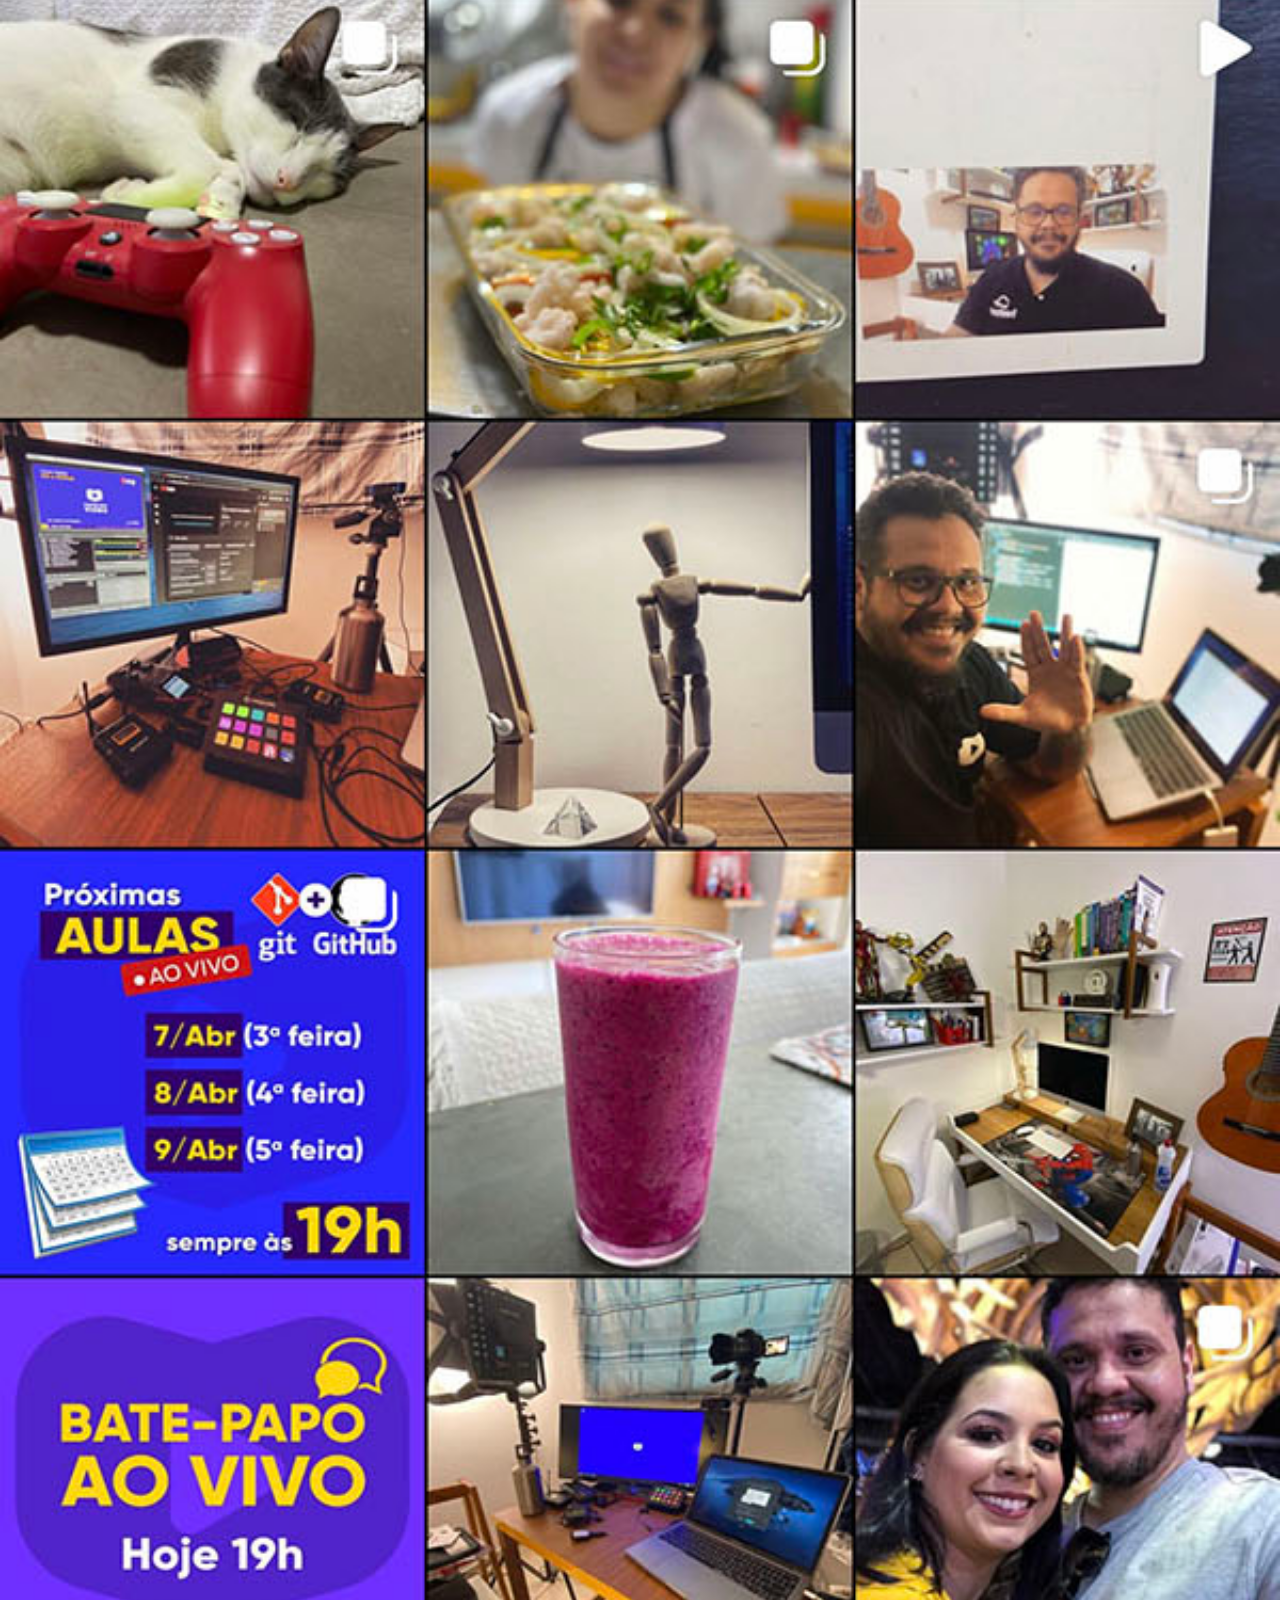
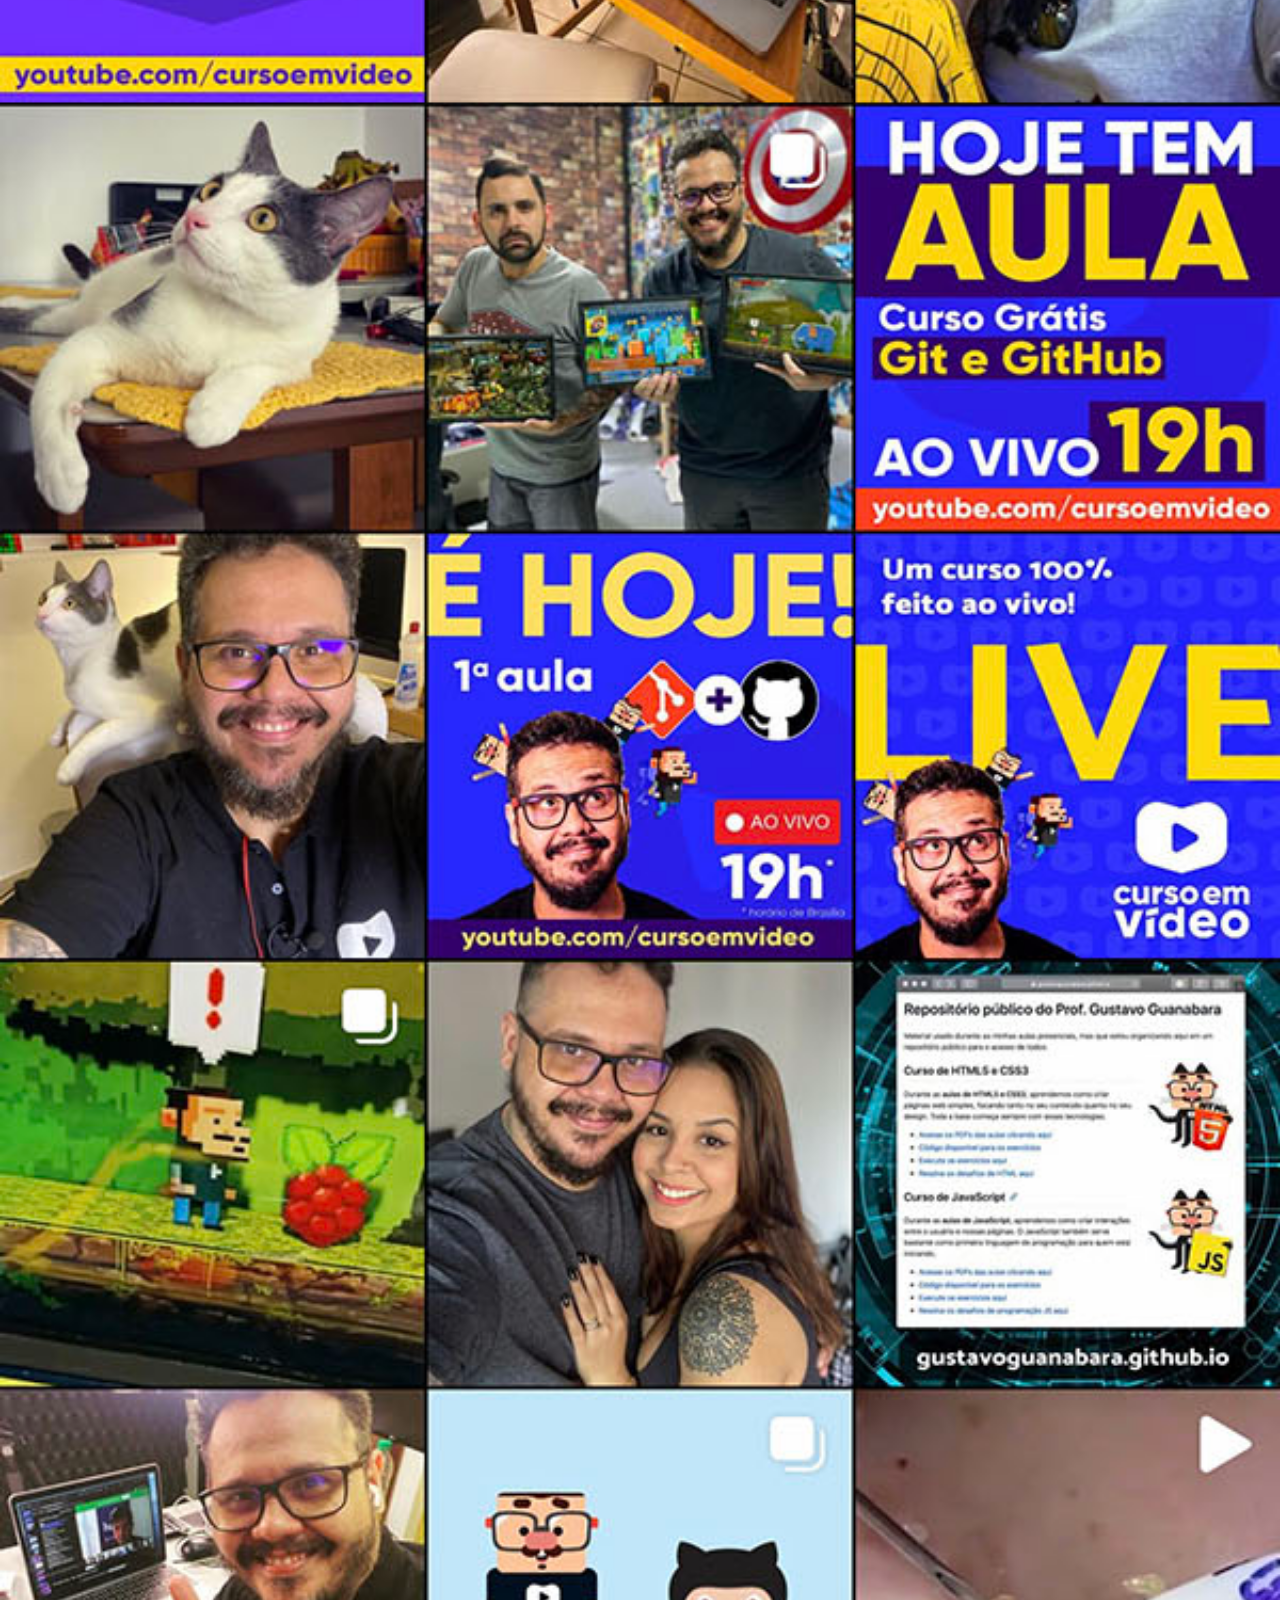
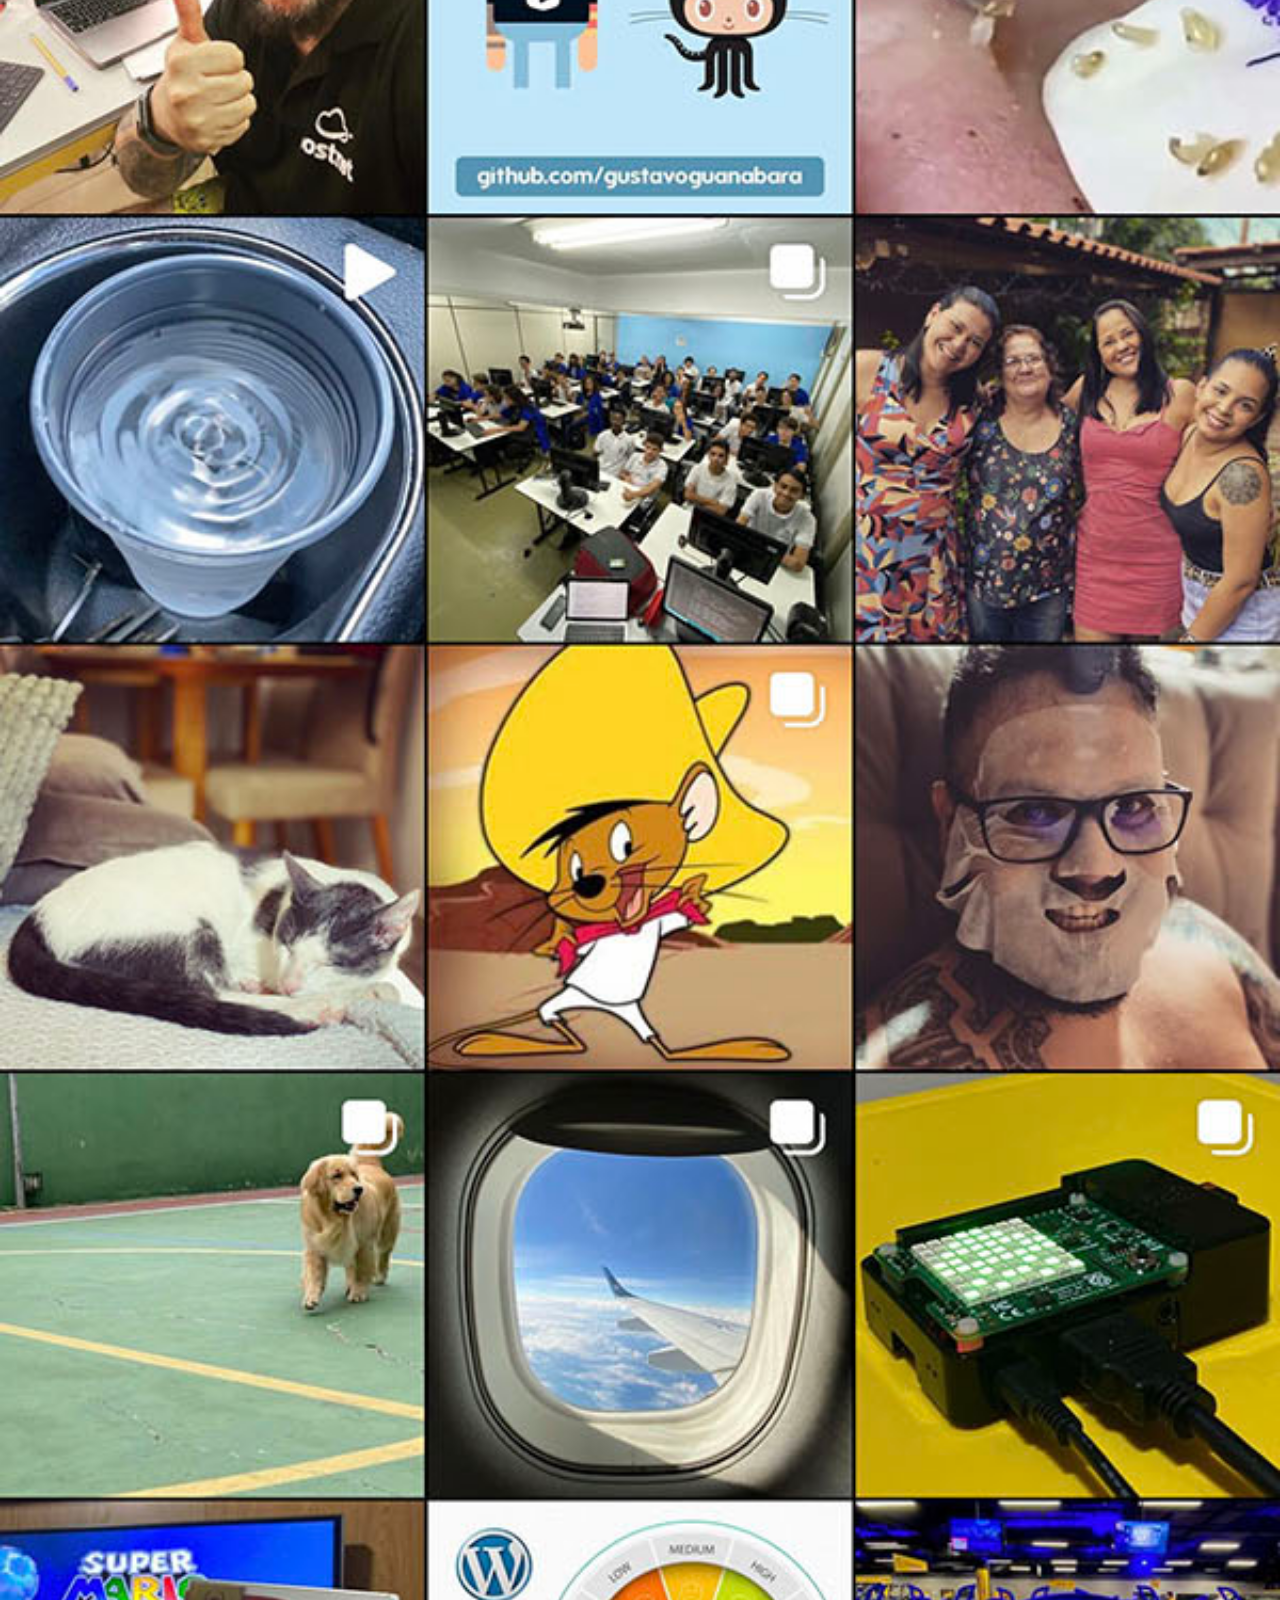
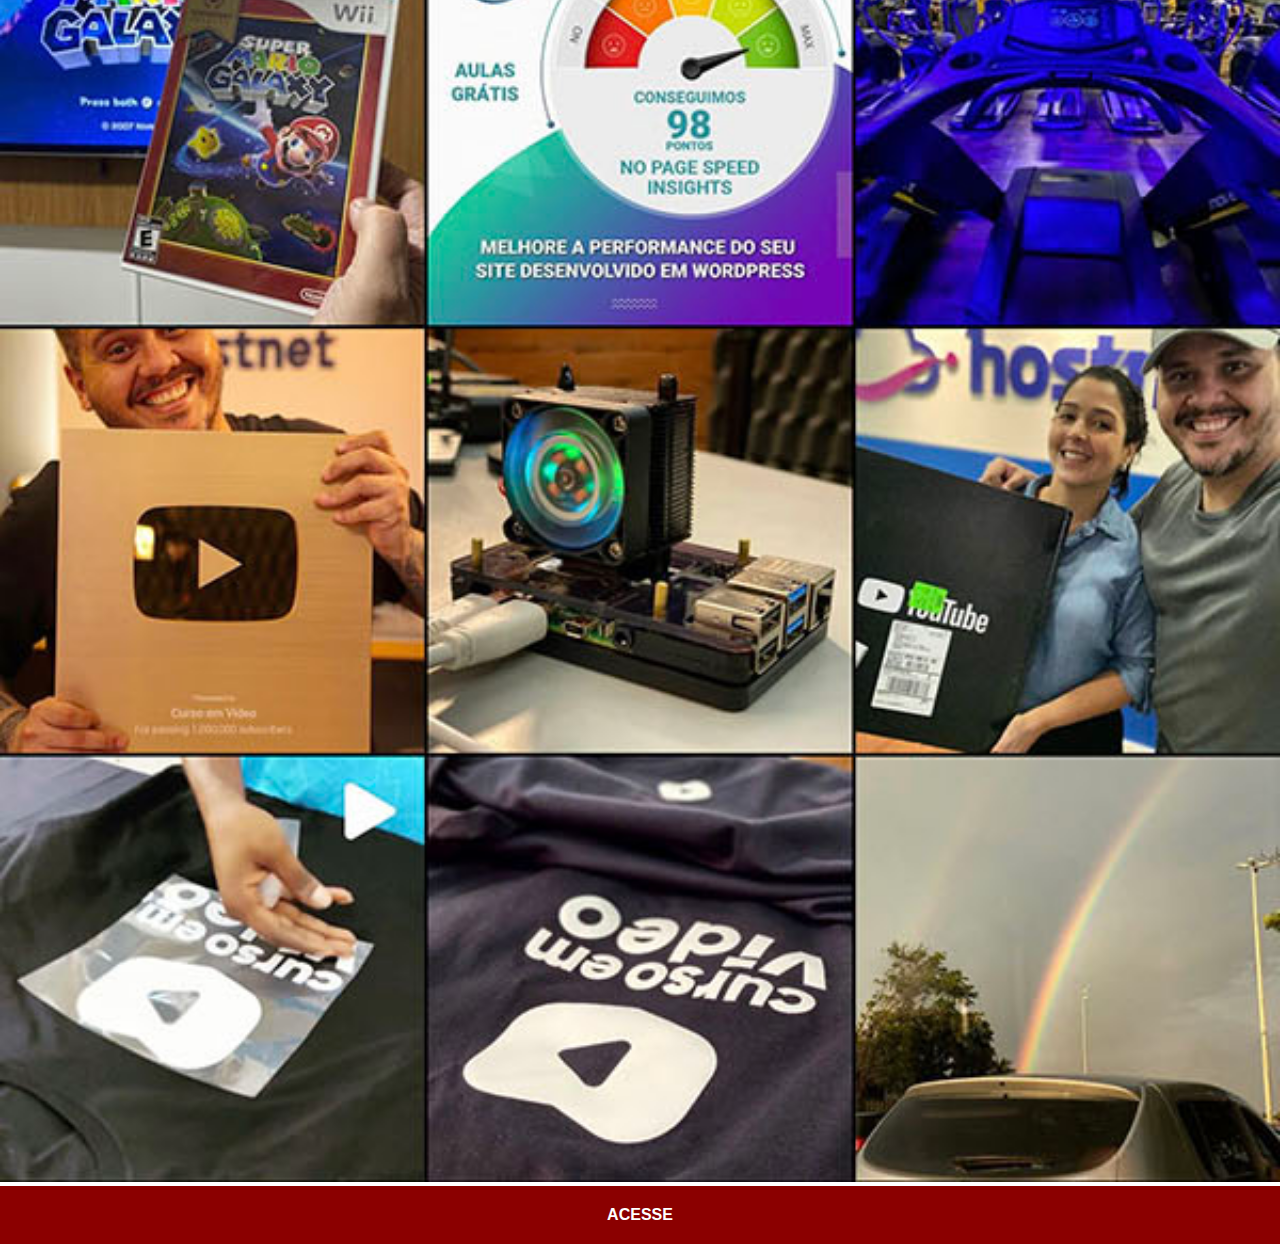
<file: instagram.html>
<!DOCTYPE html>
<html lang="pt-br">
<head>
    <meta charset="UTF-8">
    <meta name="viewport" content="width=device-width, initial-scale=1.0">
    <title>Instagram</title>
    <link rel="stylesheet" href="estilos/social.css">
</head>
<body>
    <img src="imagens/tela-instagram.jpg" alt="Instagram">
    <a href="https://www.instagram.com/gustavoguanabara/" target="_blank">ACESSE</a>
</body>
</html>
</file>
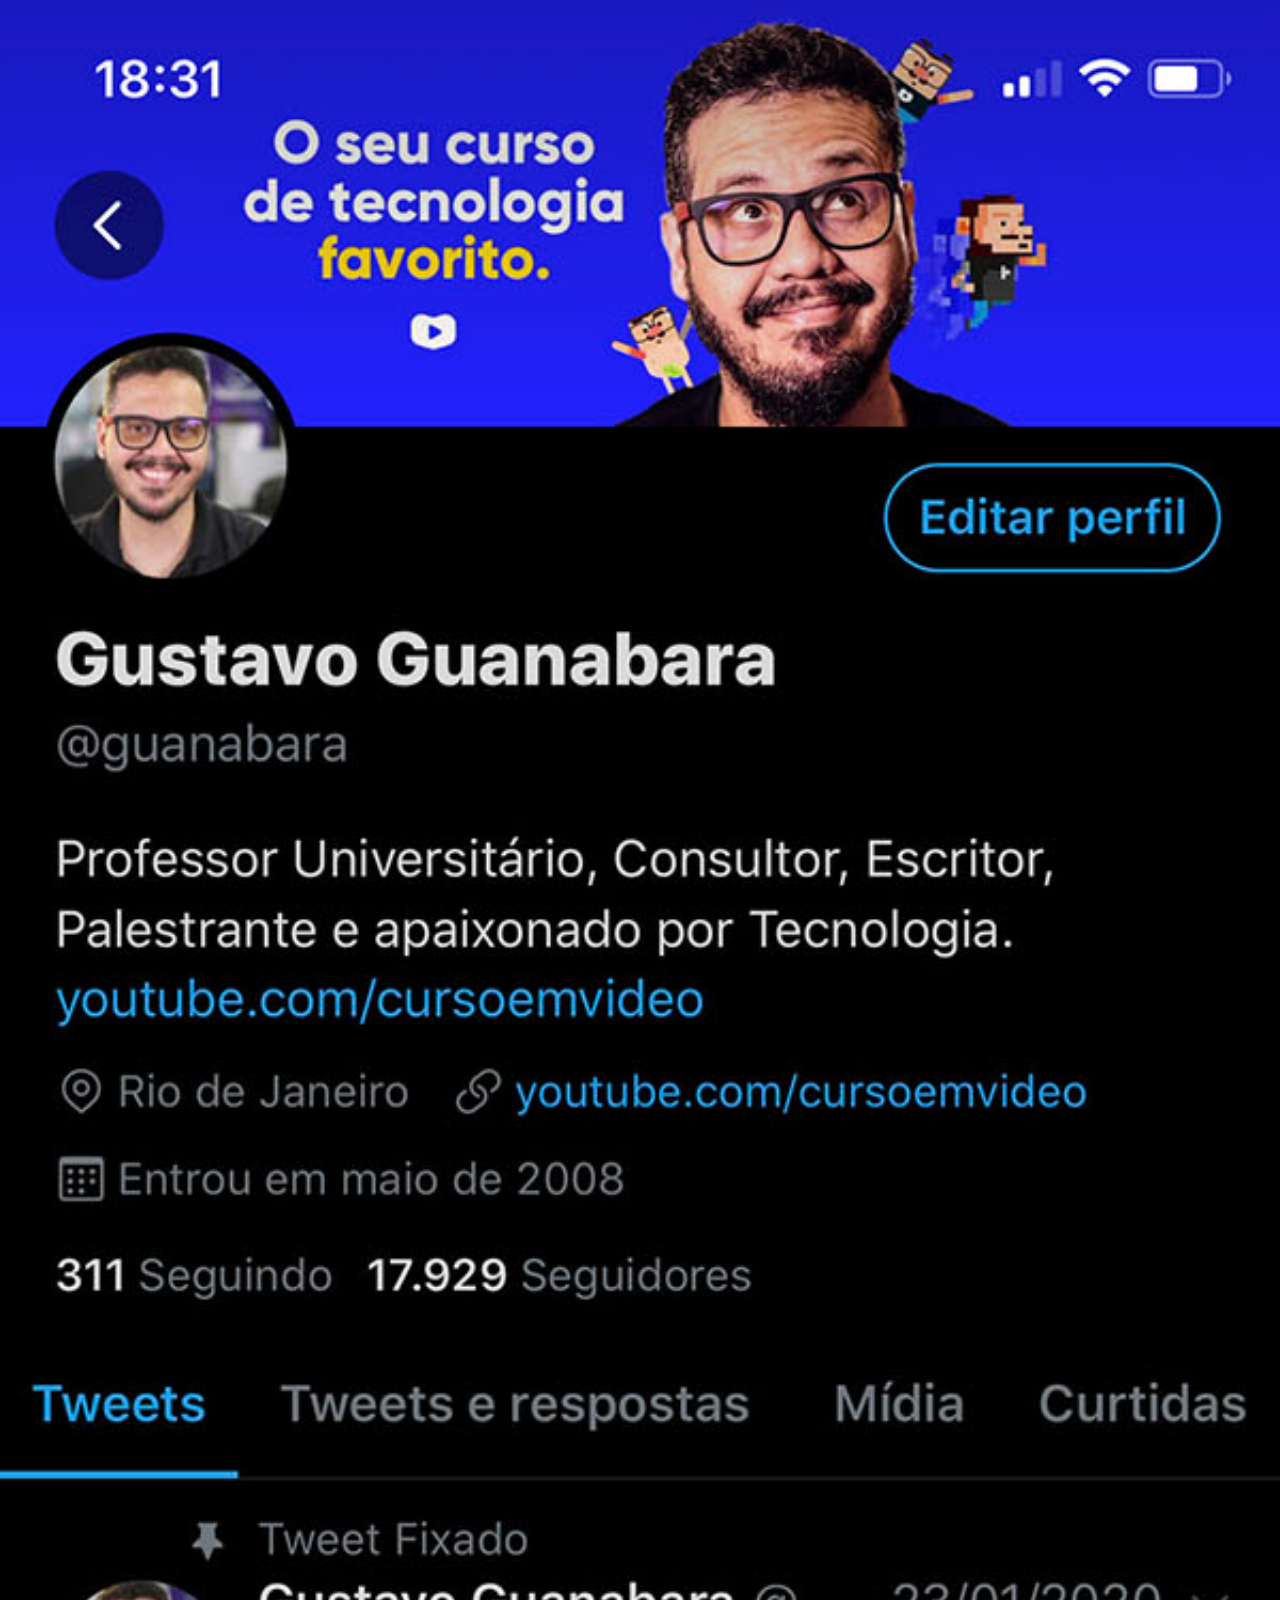
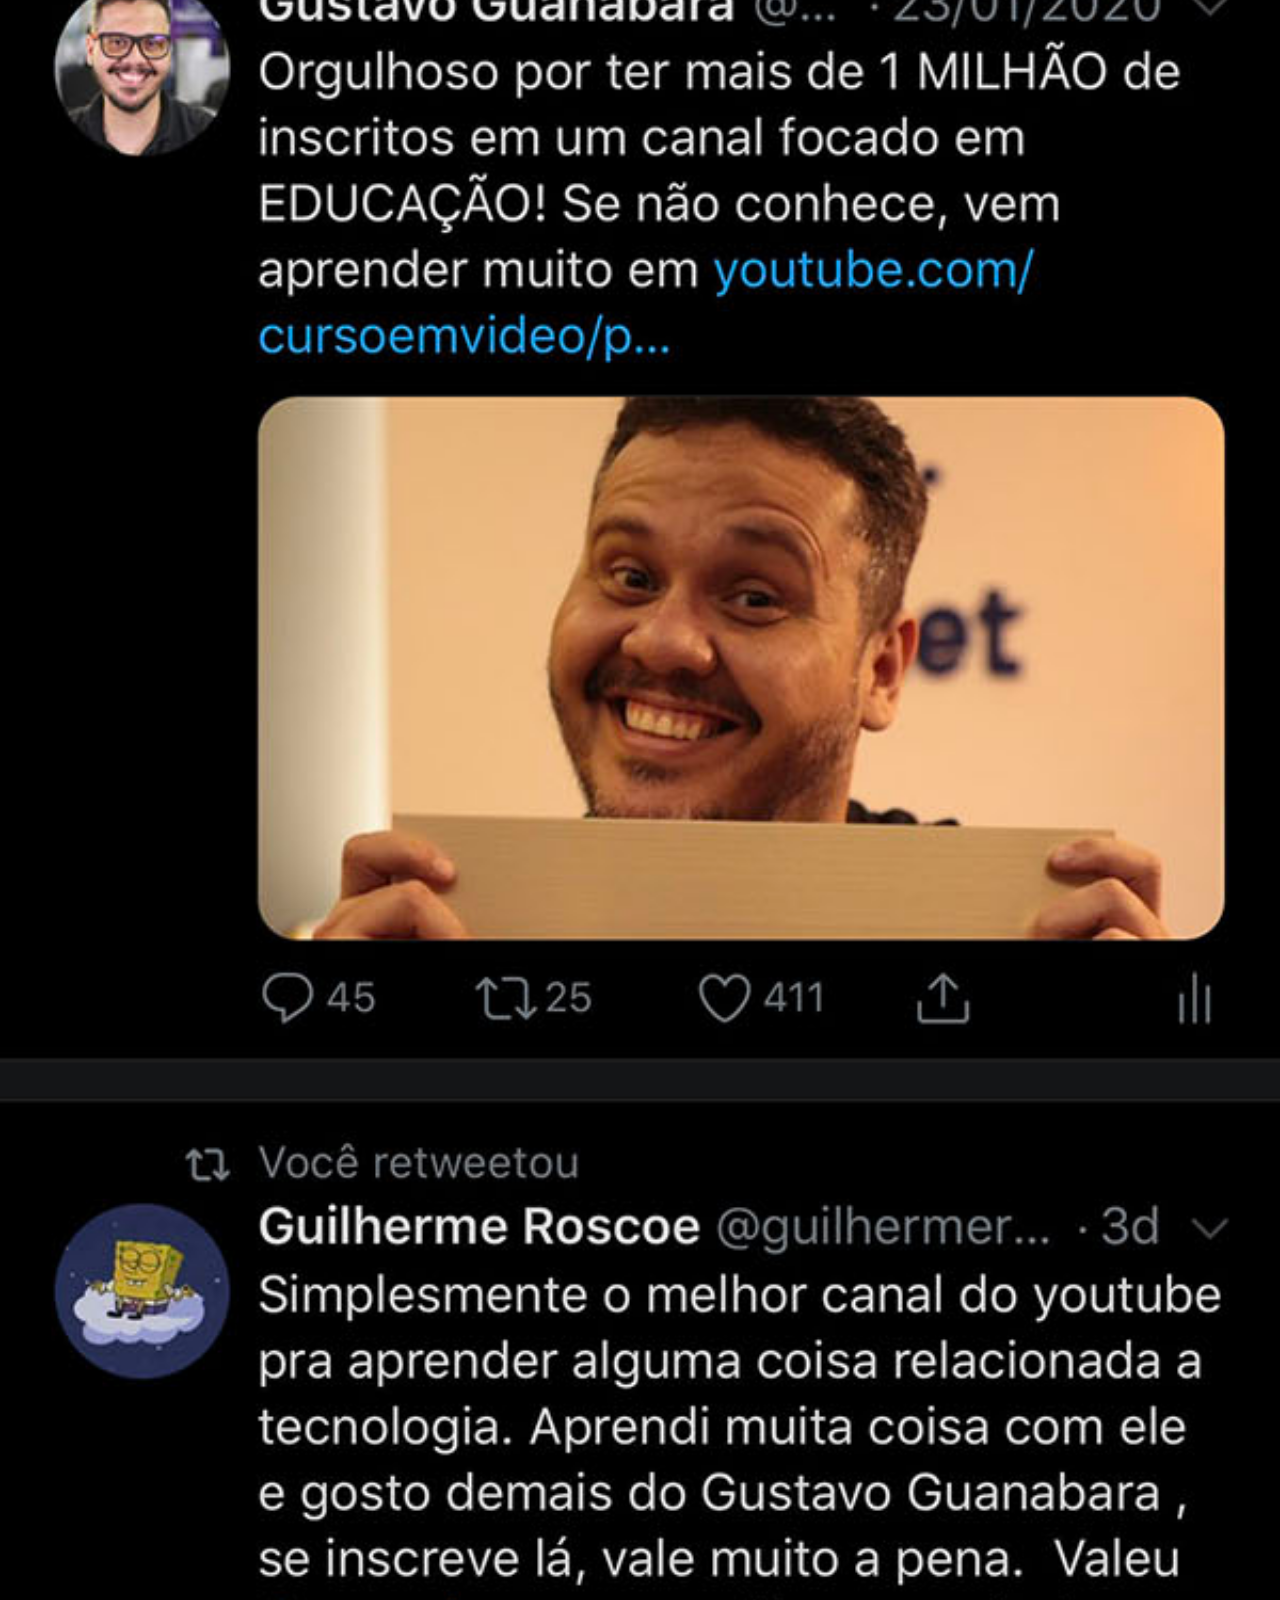
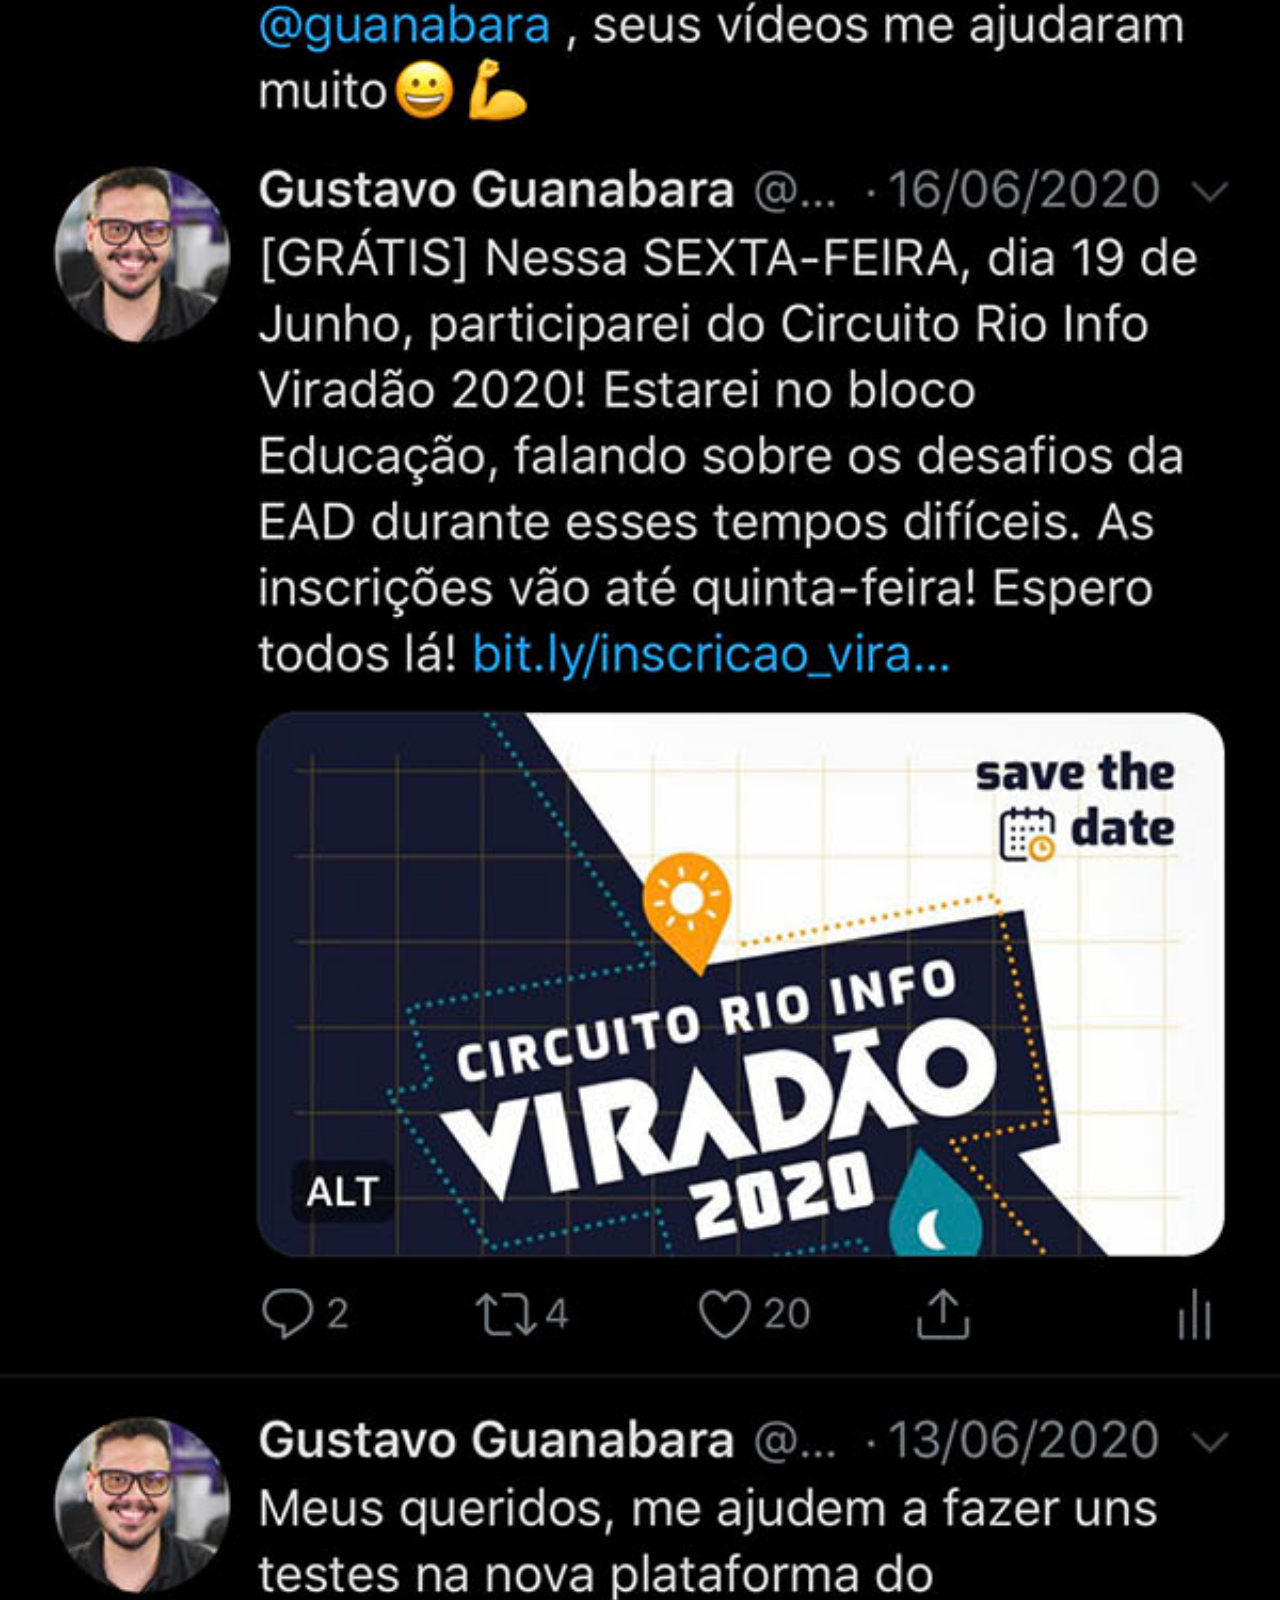
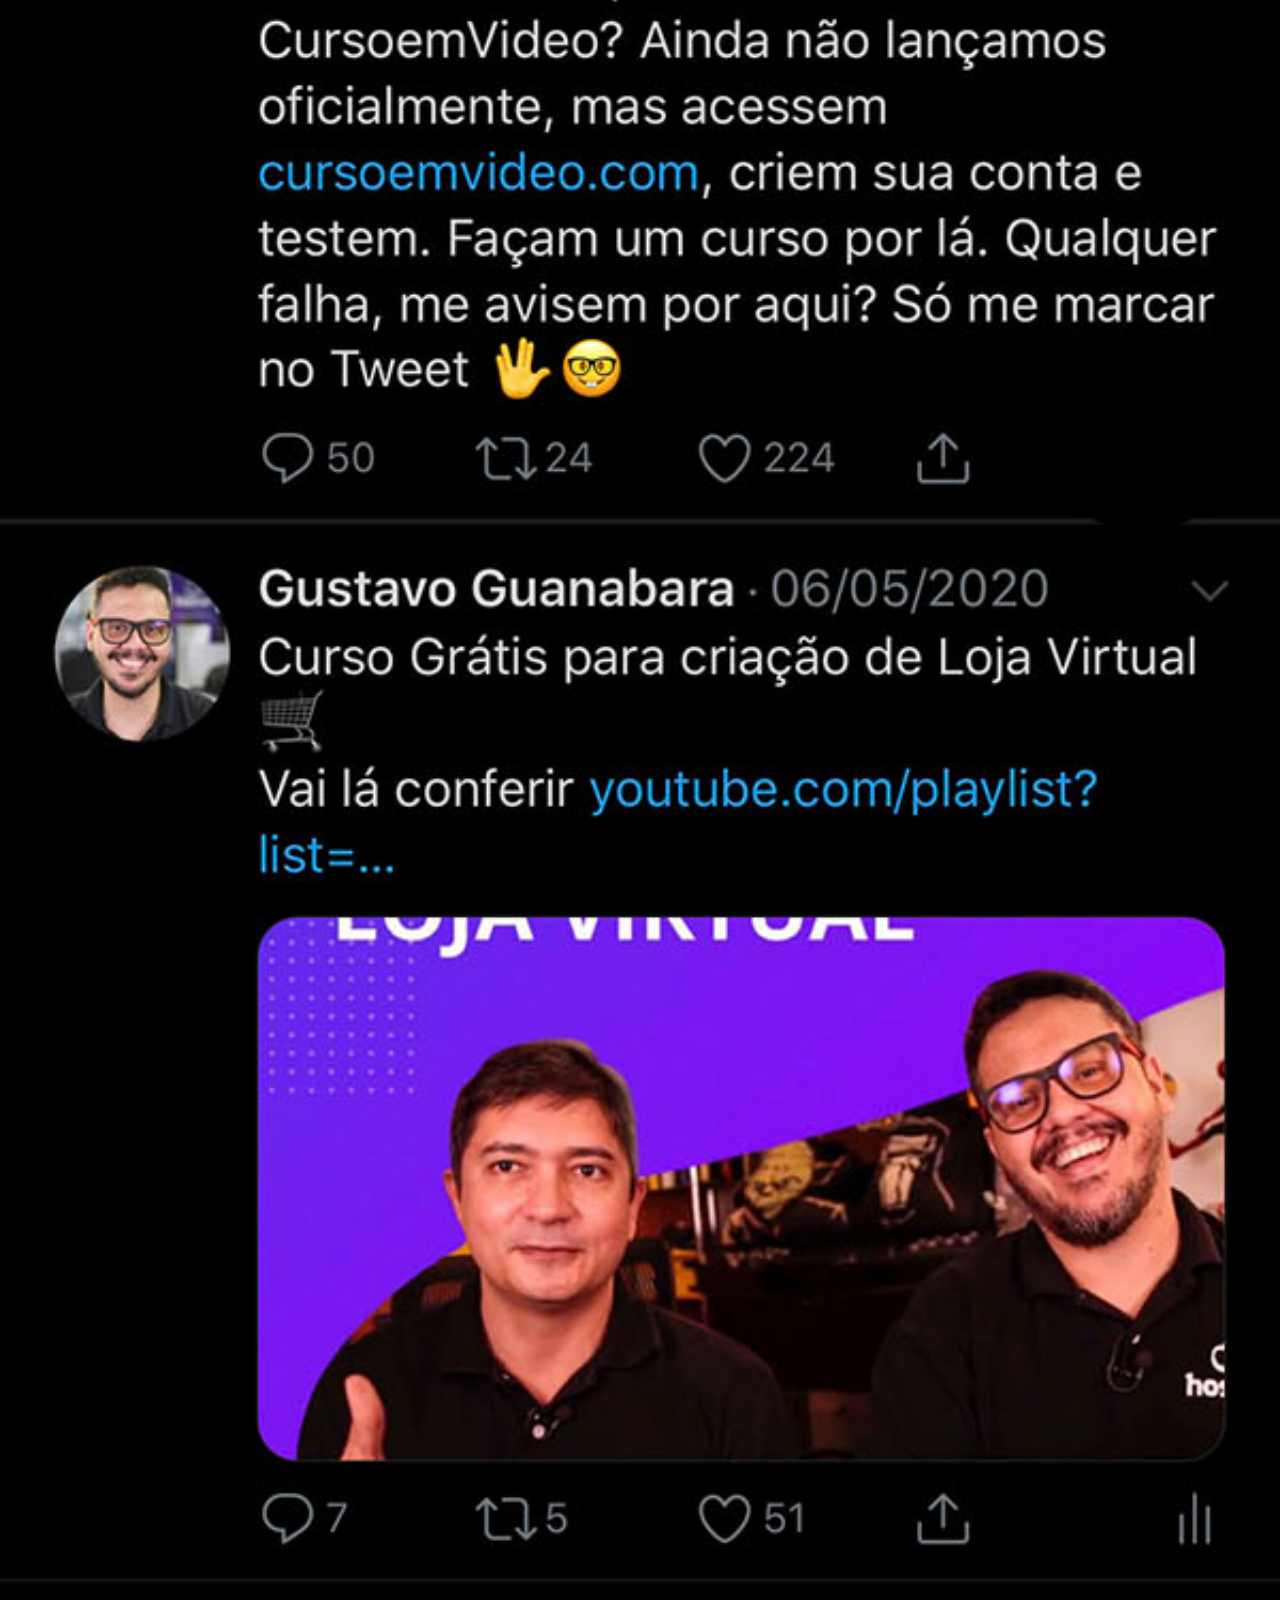
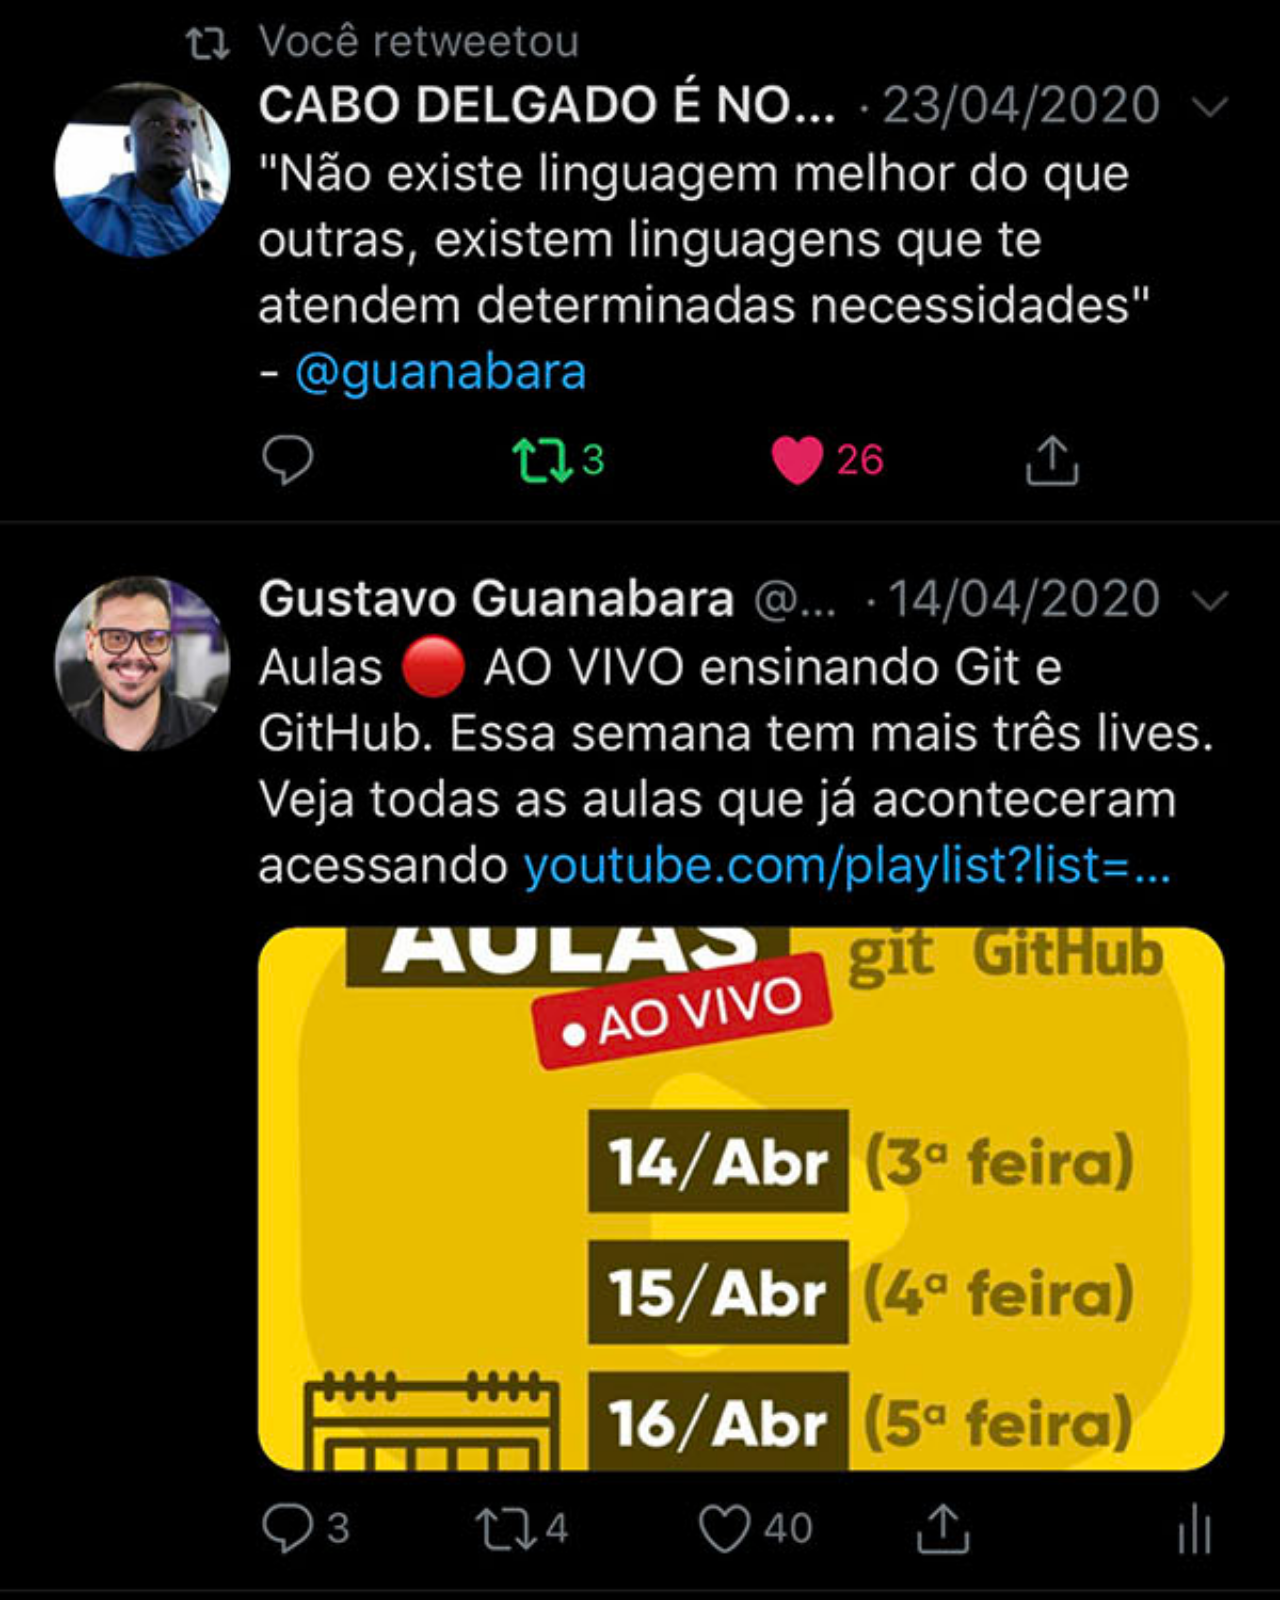
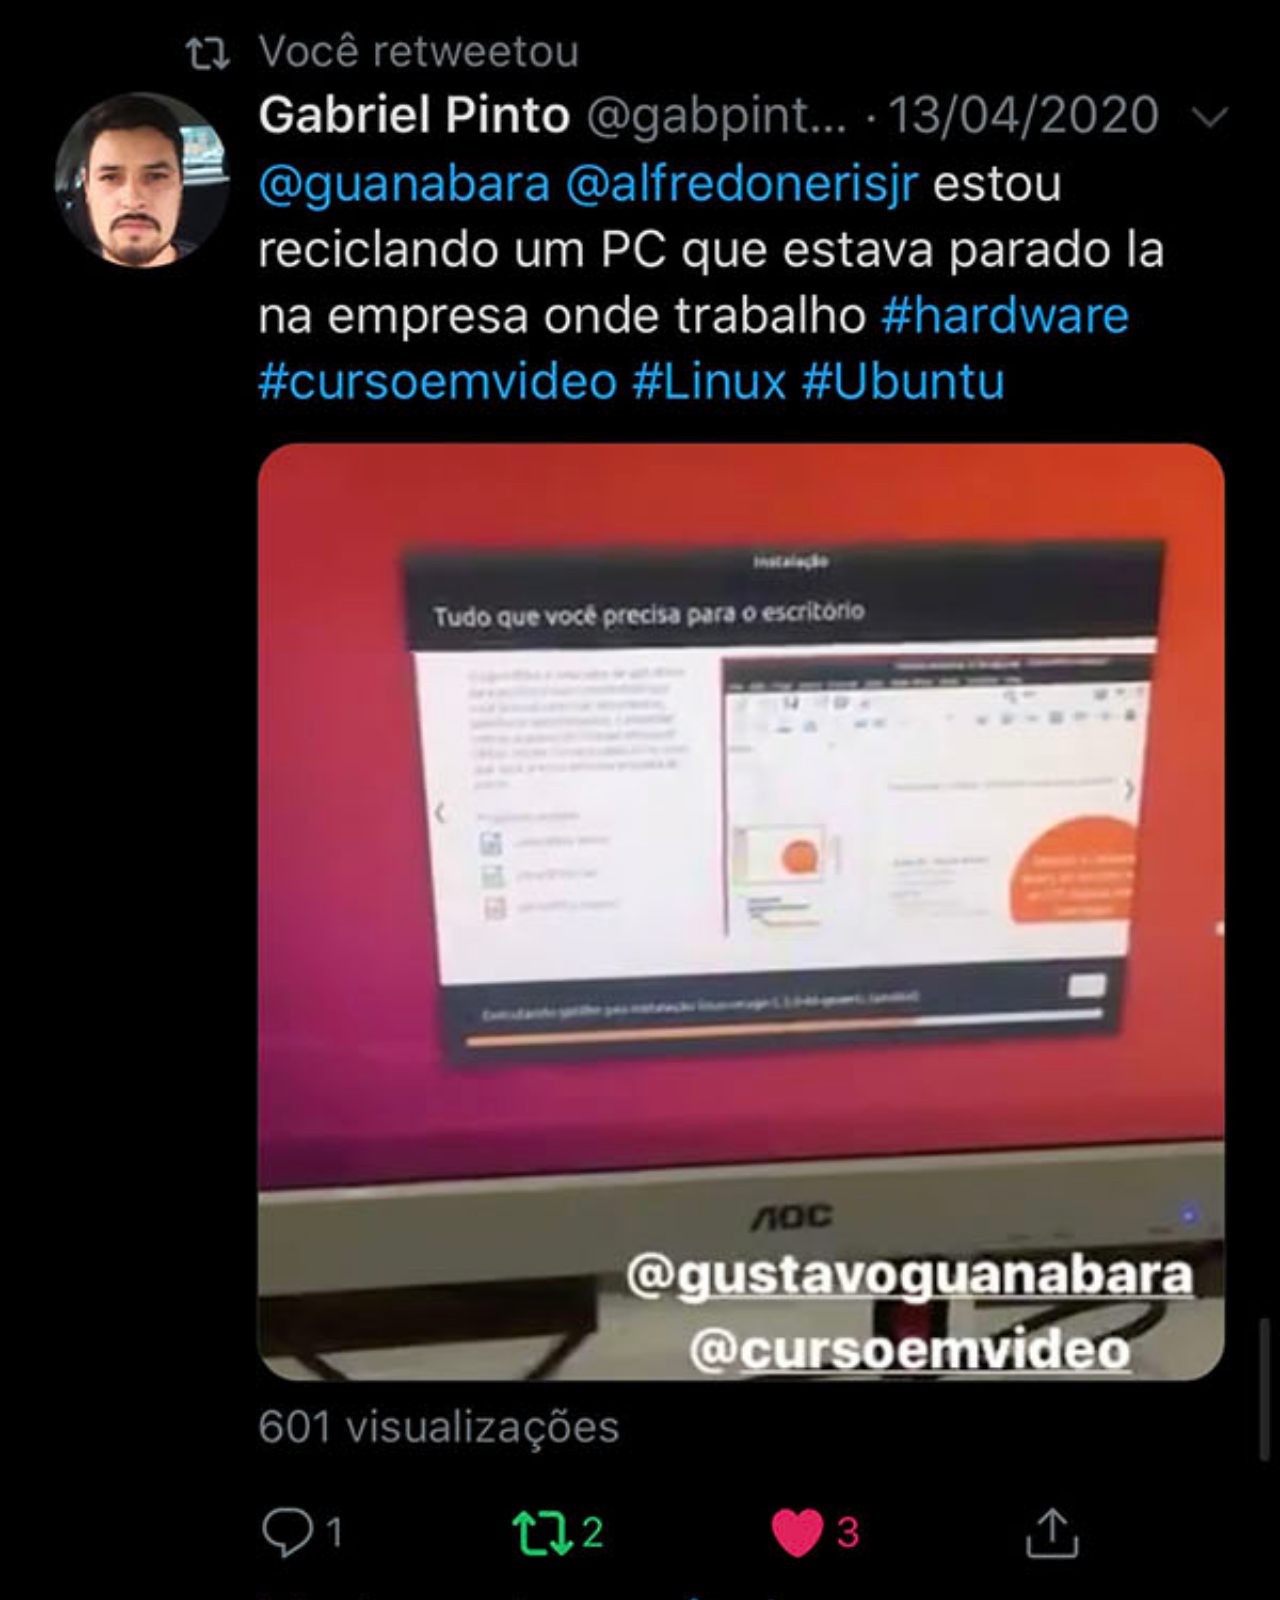
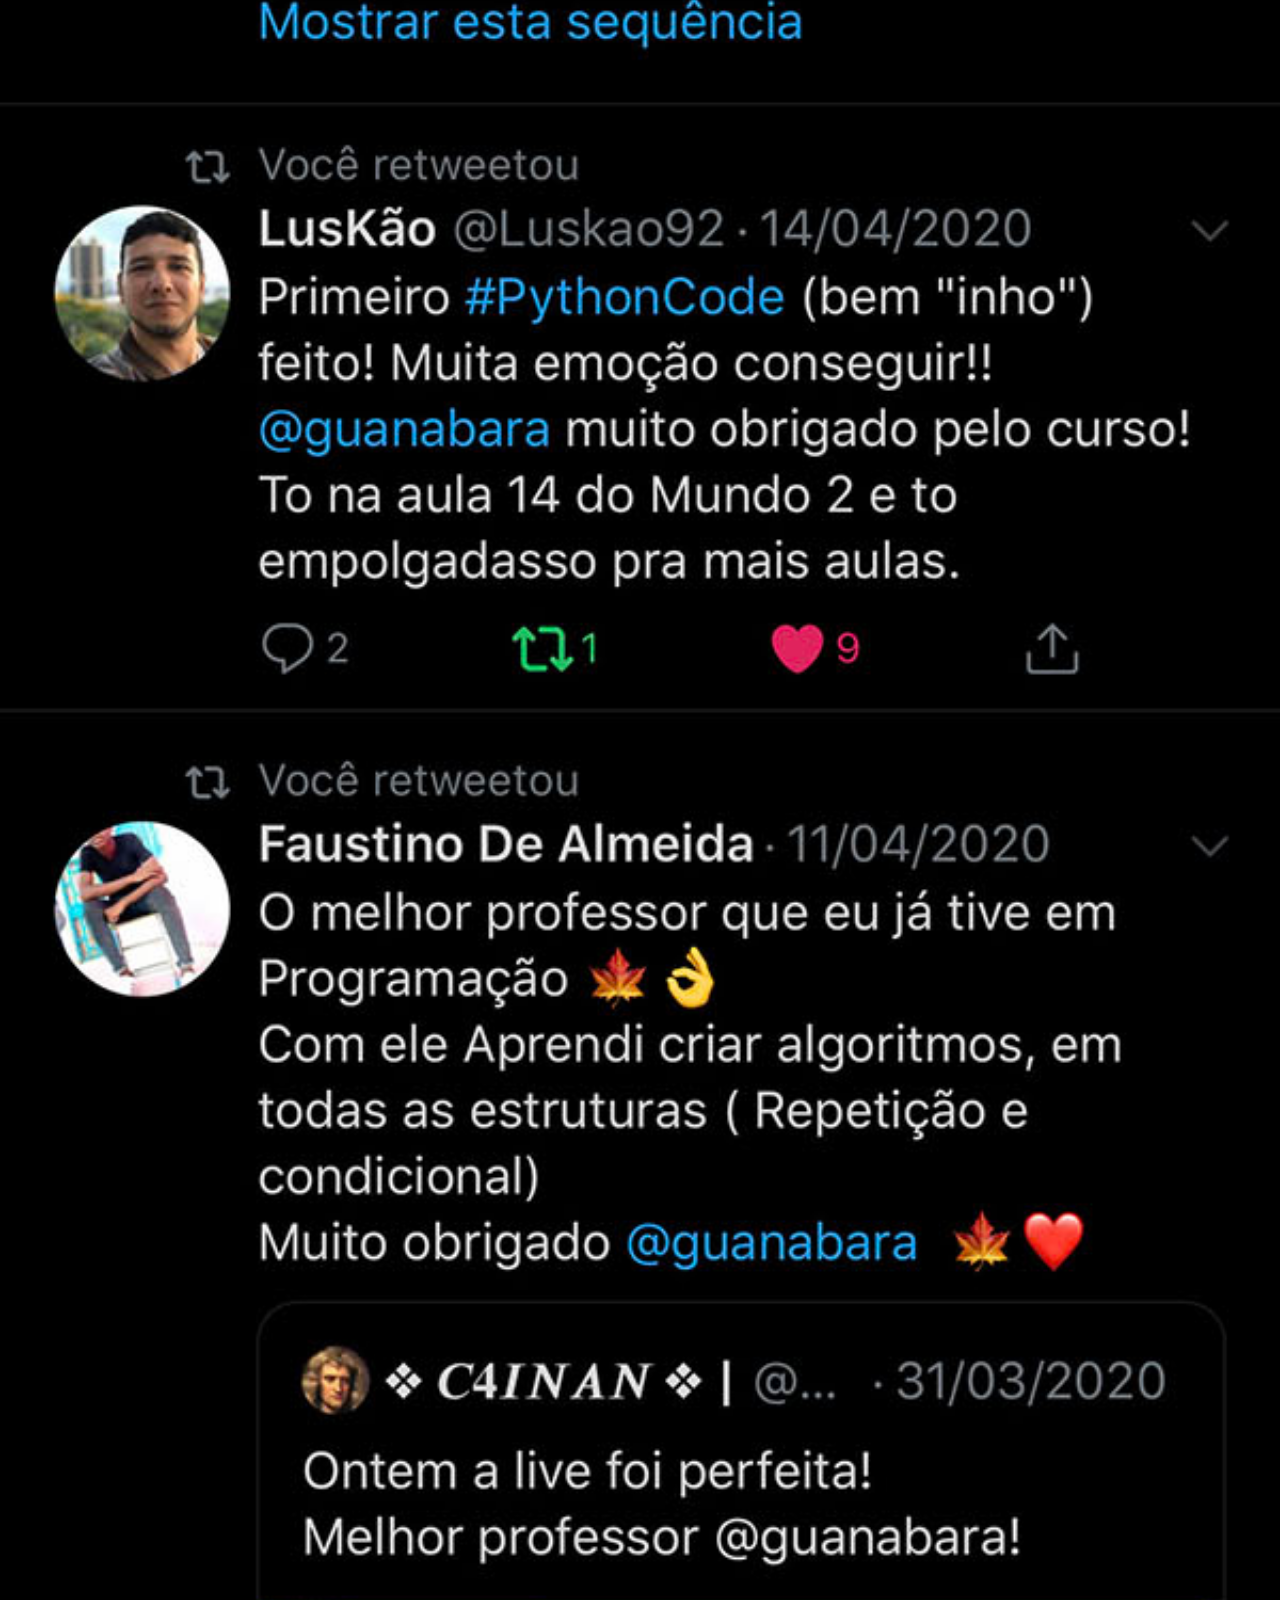
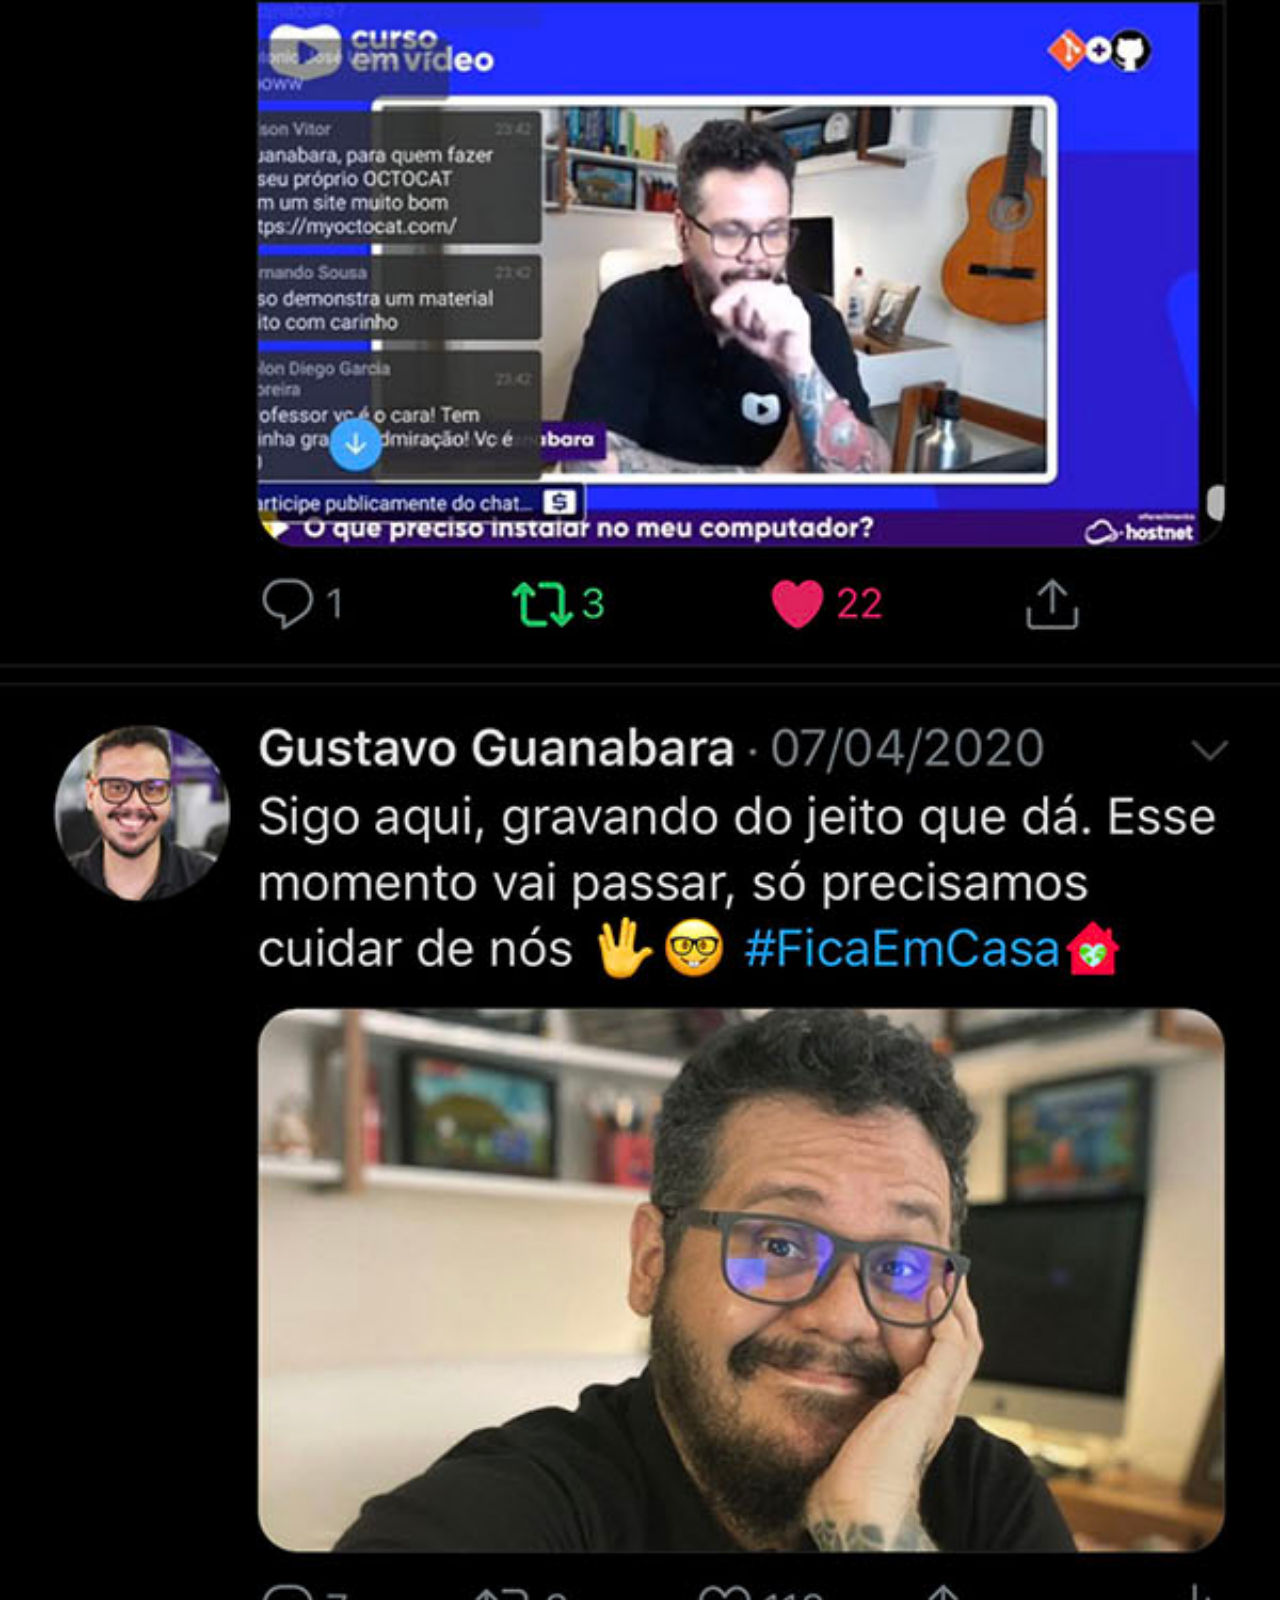
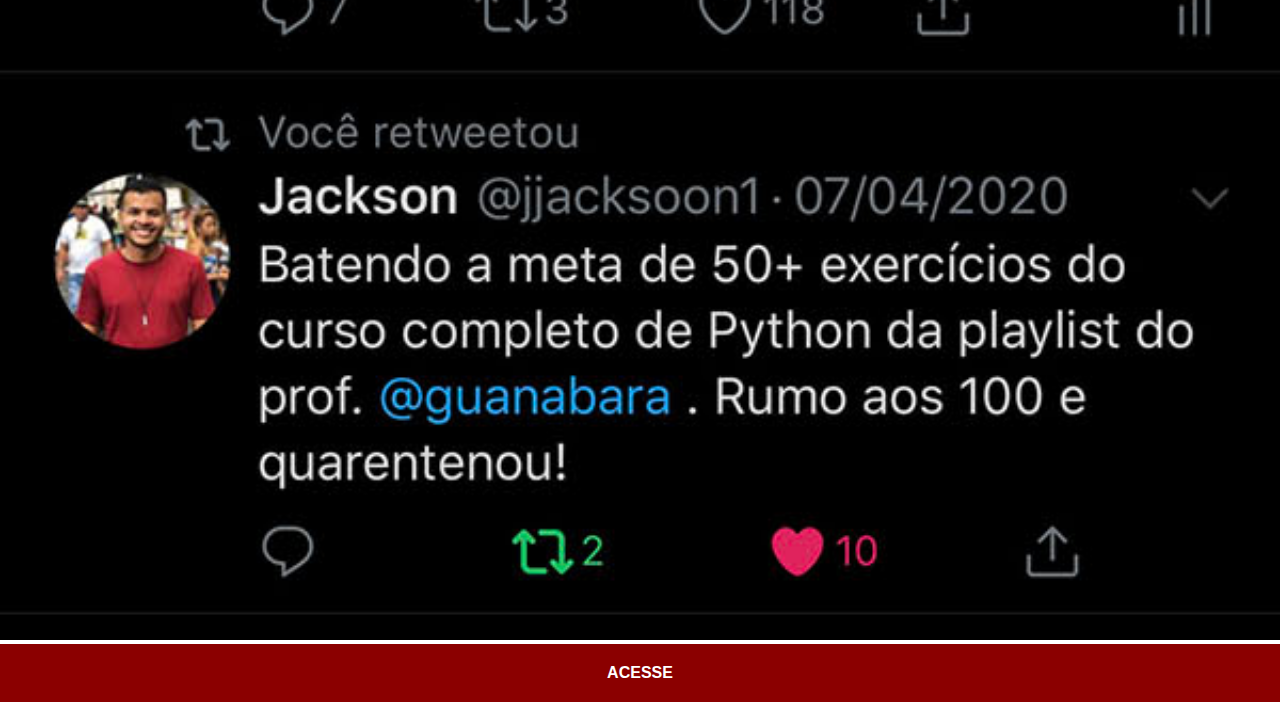
<file: twitter.html>
<!DOCTYPE html>
<html lang="pt-br">
<head>
    <meta charset="UTF-8">
    <meta name="viewport" content="width=device-width, initial-scale=1.0">
    <title>twitter</title>
    <link rel="stylesheet" href="estilos/social.css">
</head>
<body>
    <img src="imagens/tela-twitter.jpg" alt="twitter">
    <a href="https://x.com/guanabara" target="_blank">ACESSE</a>
</body>
</html>
</file>
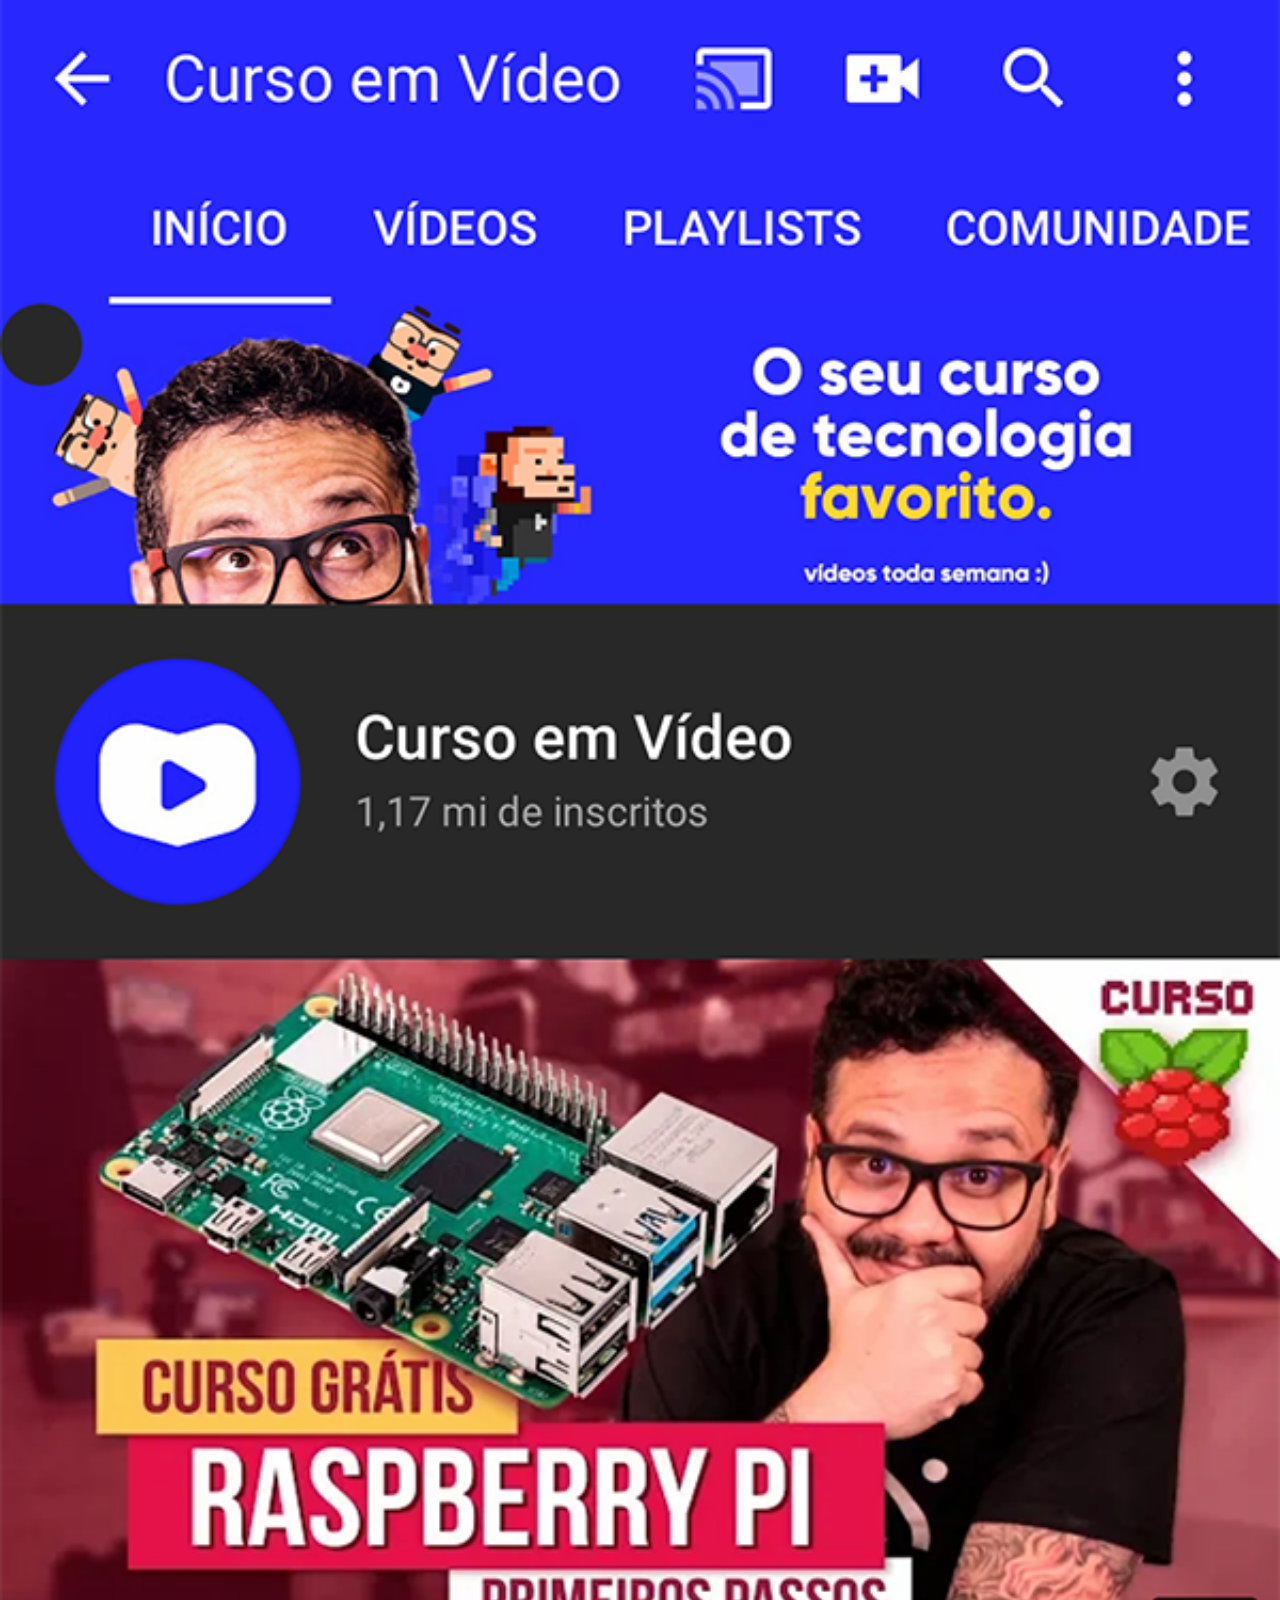
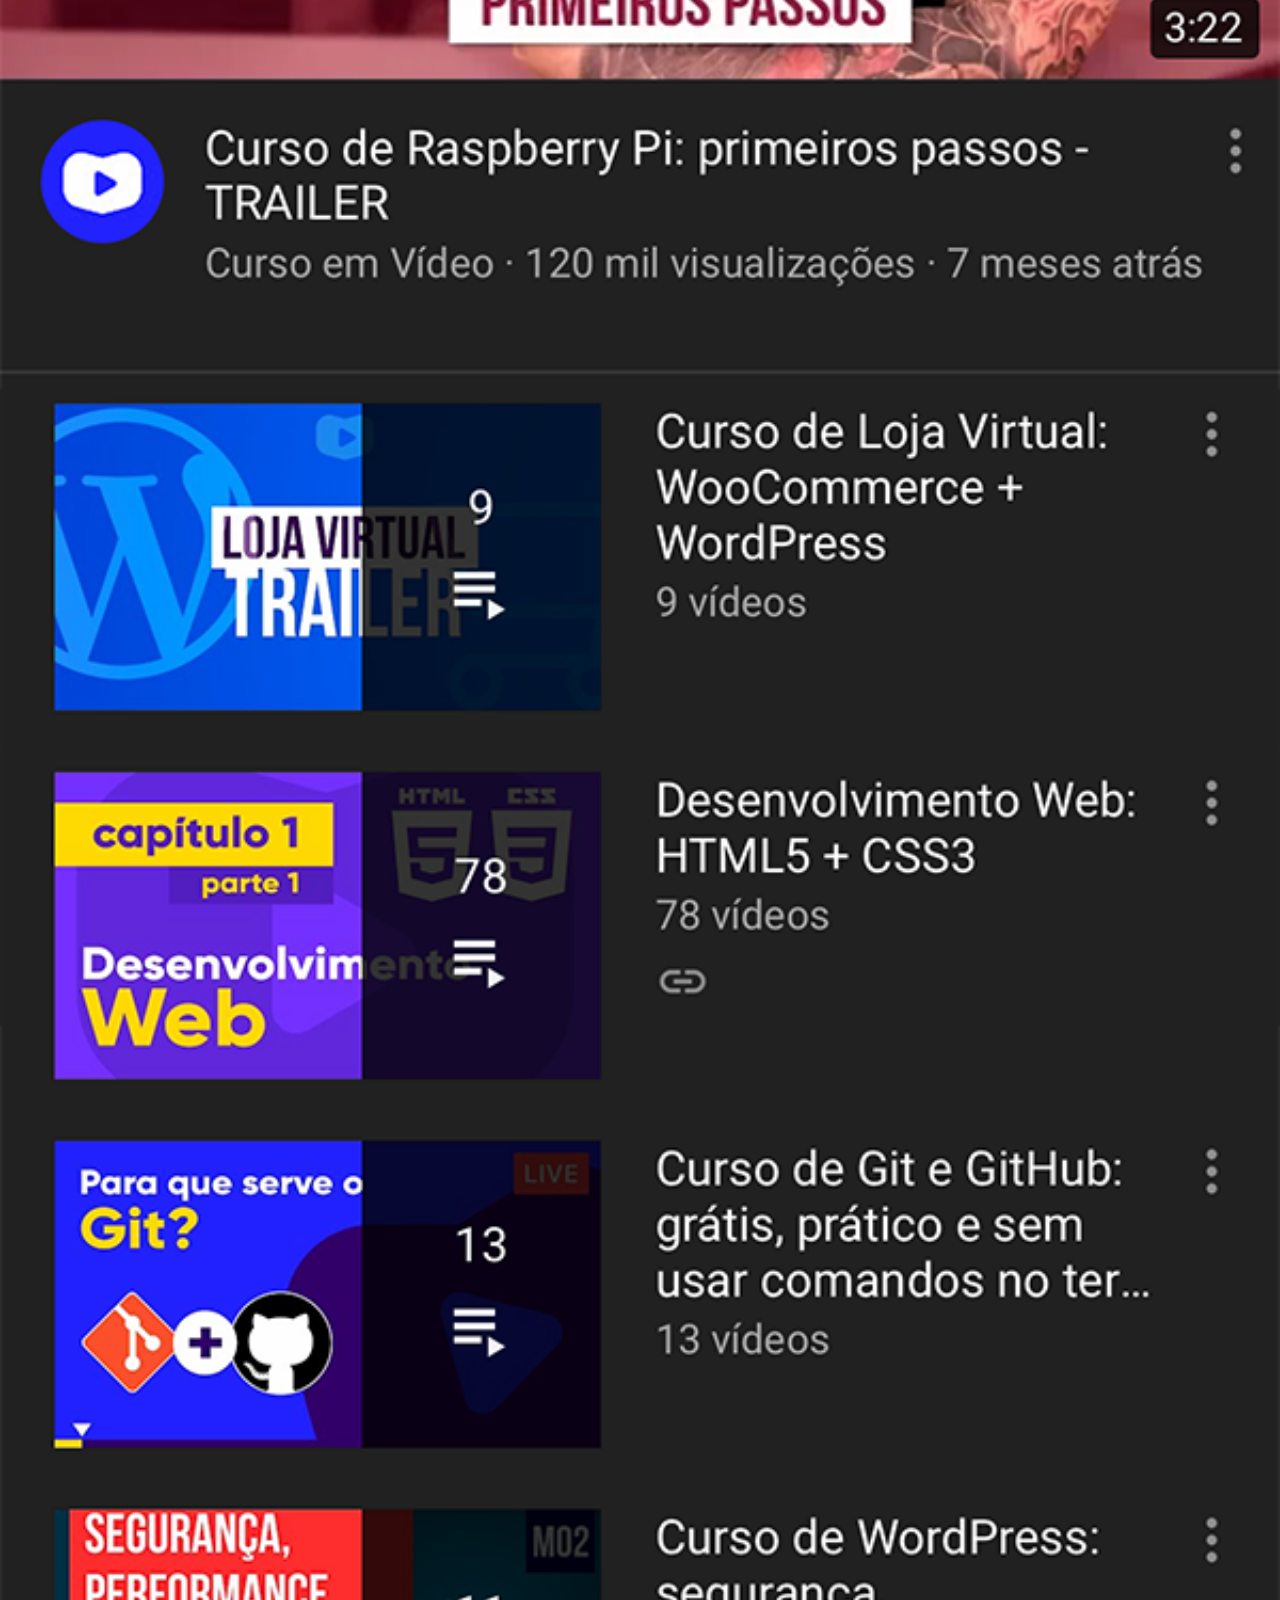
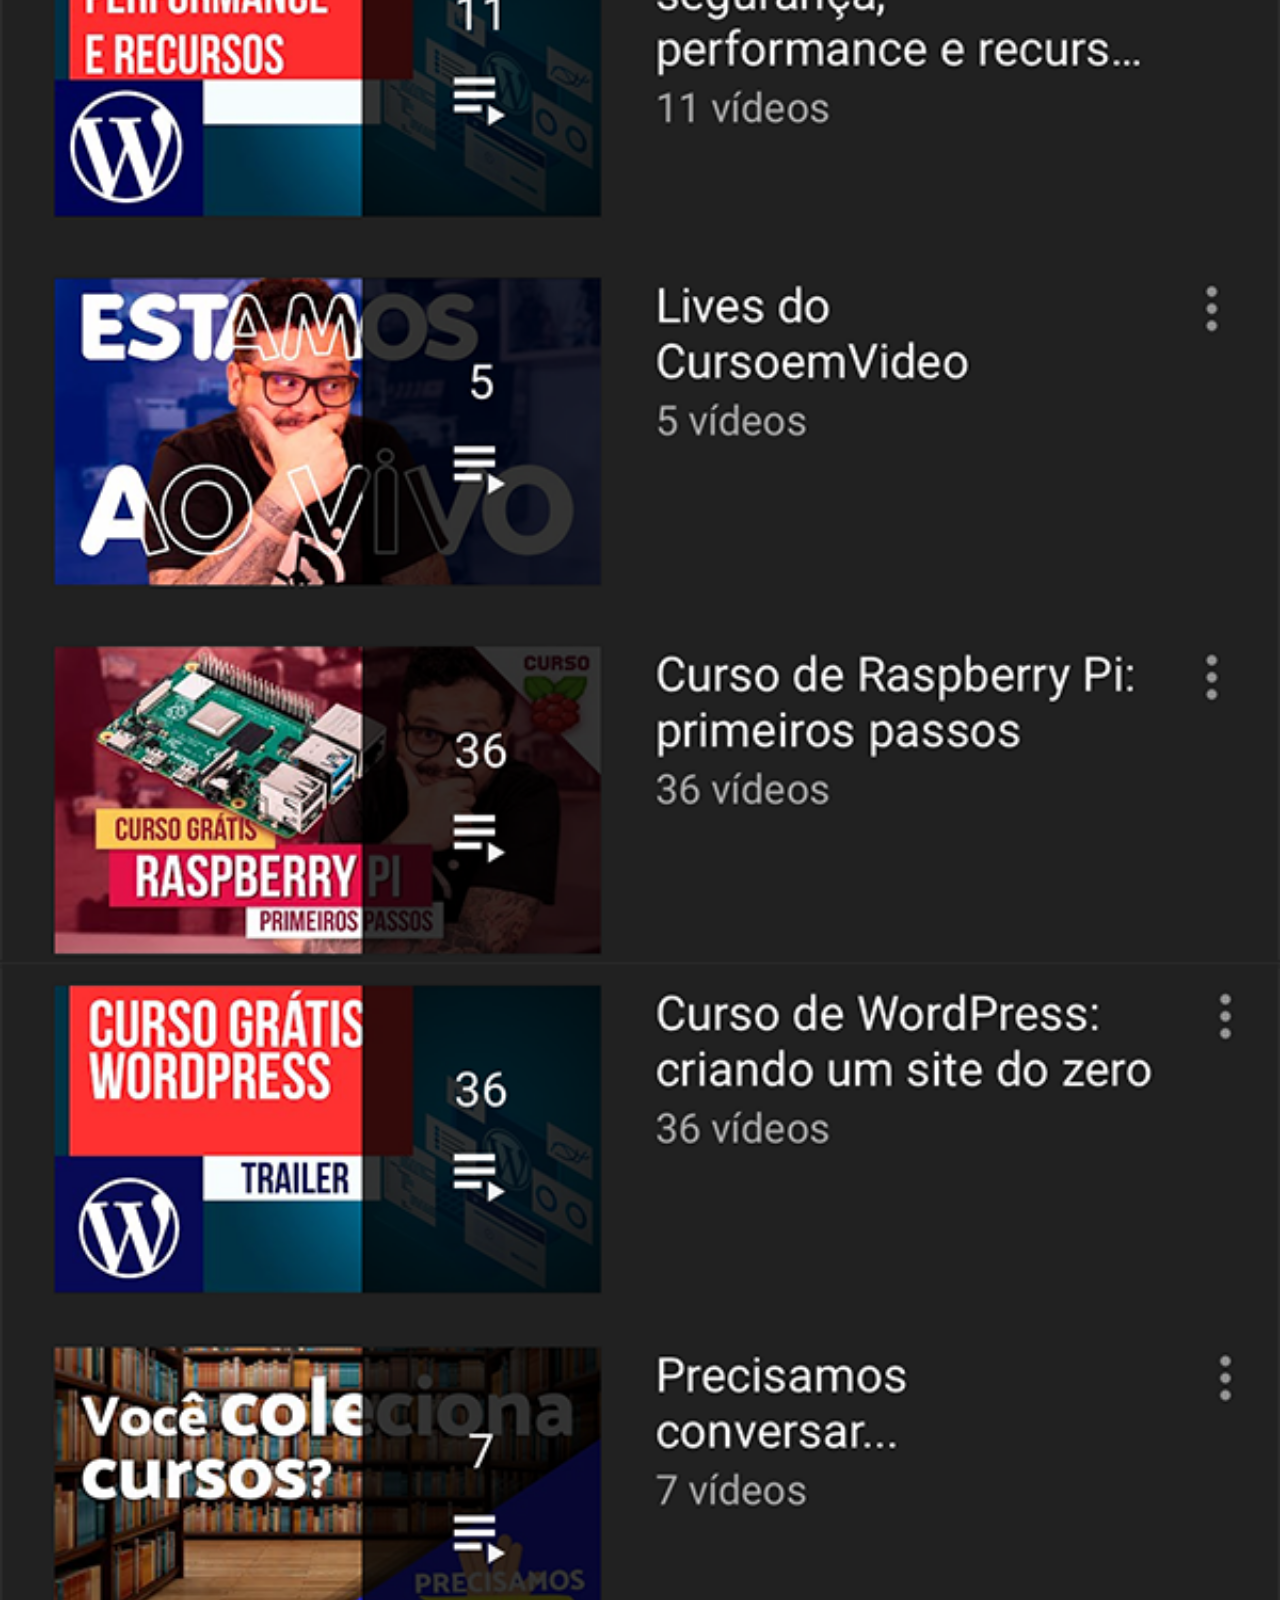
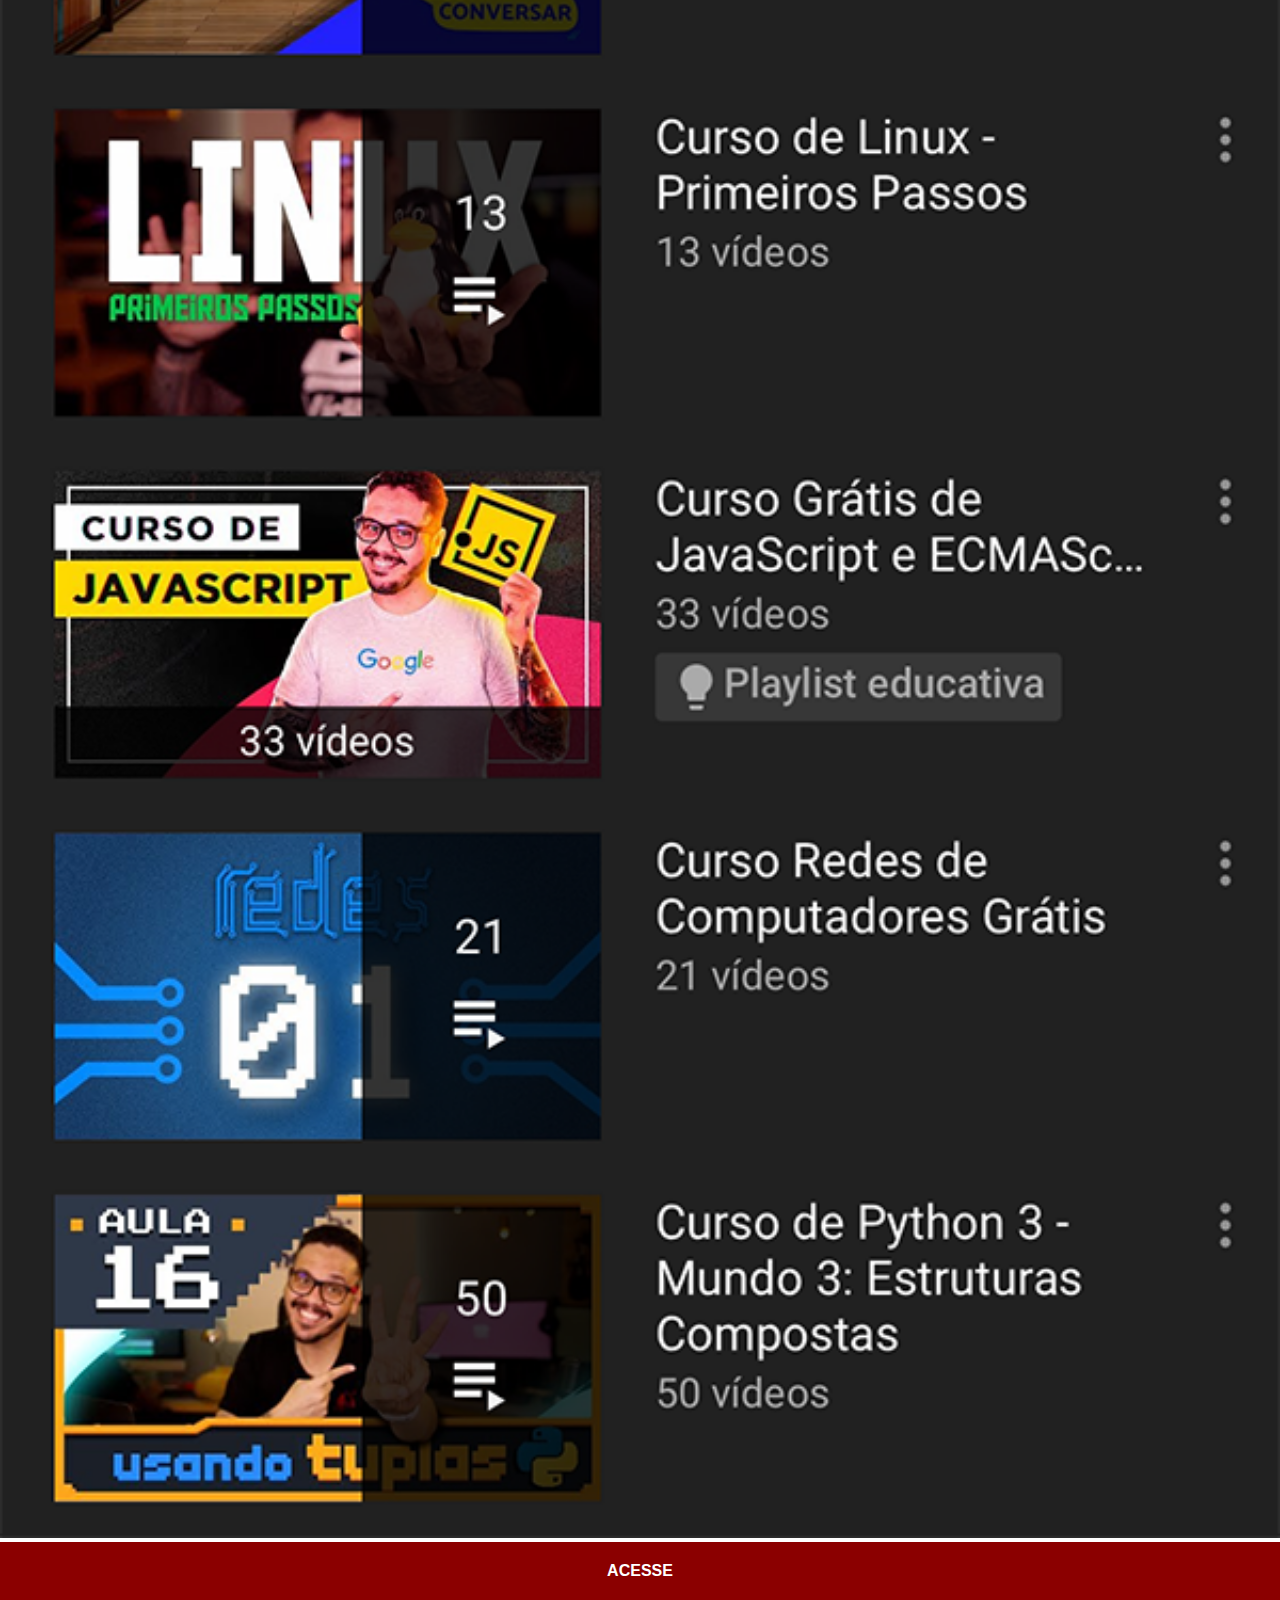
<file: youtube.html>
<!DOCTYPE html>
<html lang="pt-br">
<head>
    <meta charset="UTF-8">
    <meta name="viewport" content="width=device-width, initial-scale=1.0">
    <title>youtube</title>
    <link rel="stylesheet" href="estilos/social.css">
</head>
<body>
    <img src="imagens/tela-youtube.png" alt="tela do youtube">
    <a href="https://www.youtube.com/c/CursoemV%C3%ADdeo/playlists" target="_blank">ACESSE</a>
</body>
</html>
</file>
<file: estilos/style.css>
@charset "UTF-8";
* {
    margin: 0px;
    padding: 0px;
    font-family: Arial, Helvetica, sans-serif;
}
html, body{
    height: 100vh;
    width: 100vw;
    background-color: black;
}
main{
    position: relative;
    height: 100vh;
}
body{
    background: url(../imagens/fundo-madeira.jpg) no-repeat top center;
    background-size: cover;

}
#telefone{
    position: absolute;
    top: 50%;
    left:50%;
    transform: translate(-50%, -50%);
    height: 627px;
    width: 311px;
    background: url(../imagens/frame-iphone.png) no-repeat;
    background-attachment: fixed;
    
}
#tela{
    position: relative;
    top: 81px;
    left: 23px;
    width: 265px;
    height: 469px;
}
</file>
<file: estilos/social.css>
@charset "UTF-8";
 *{
            margin: 0px;
            padding: 0px;
            font-family: Arial, Helvetica, sans-serif;
        }
        img{
            width: 100vw;
        }
        ::-webkit-scrollbar{
            width: 0px;
            height: 0px;
        }
        a{
            display: block;
            background-color: darkred;
            padding: 20px;
            font-weight: bolder;
            text-align: center;
            text-decoration: none;
            color: white;
        }
        a:hover{
            background-color: red;
            text-decoration: underline;
        }
</file>
